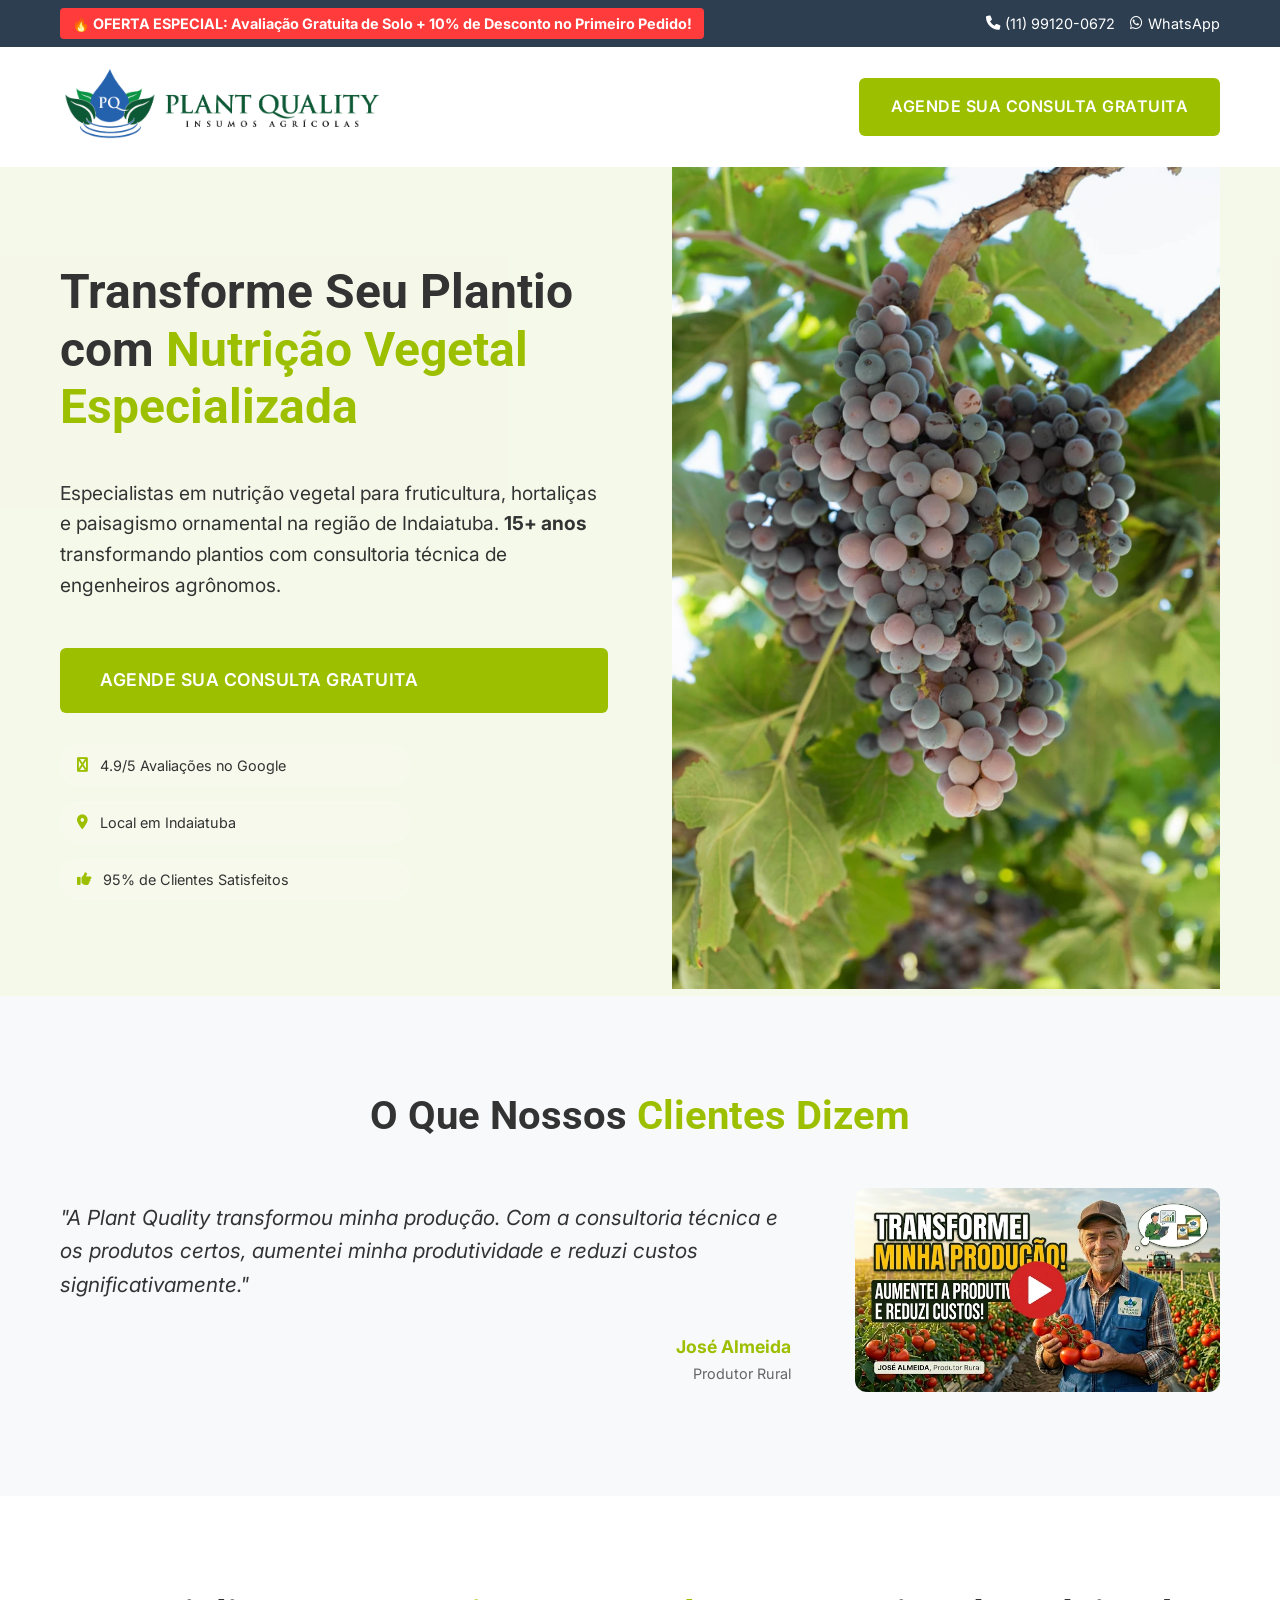
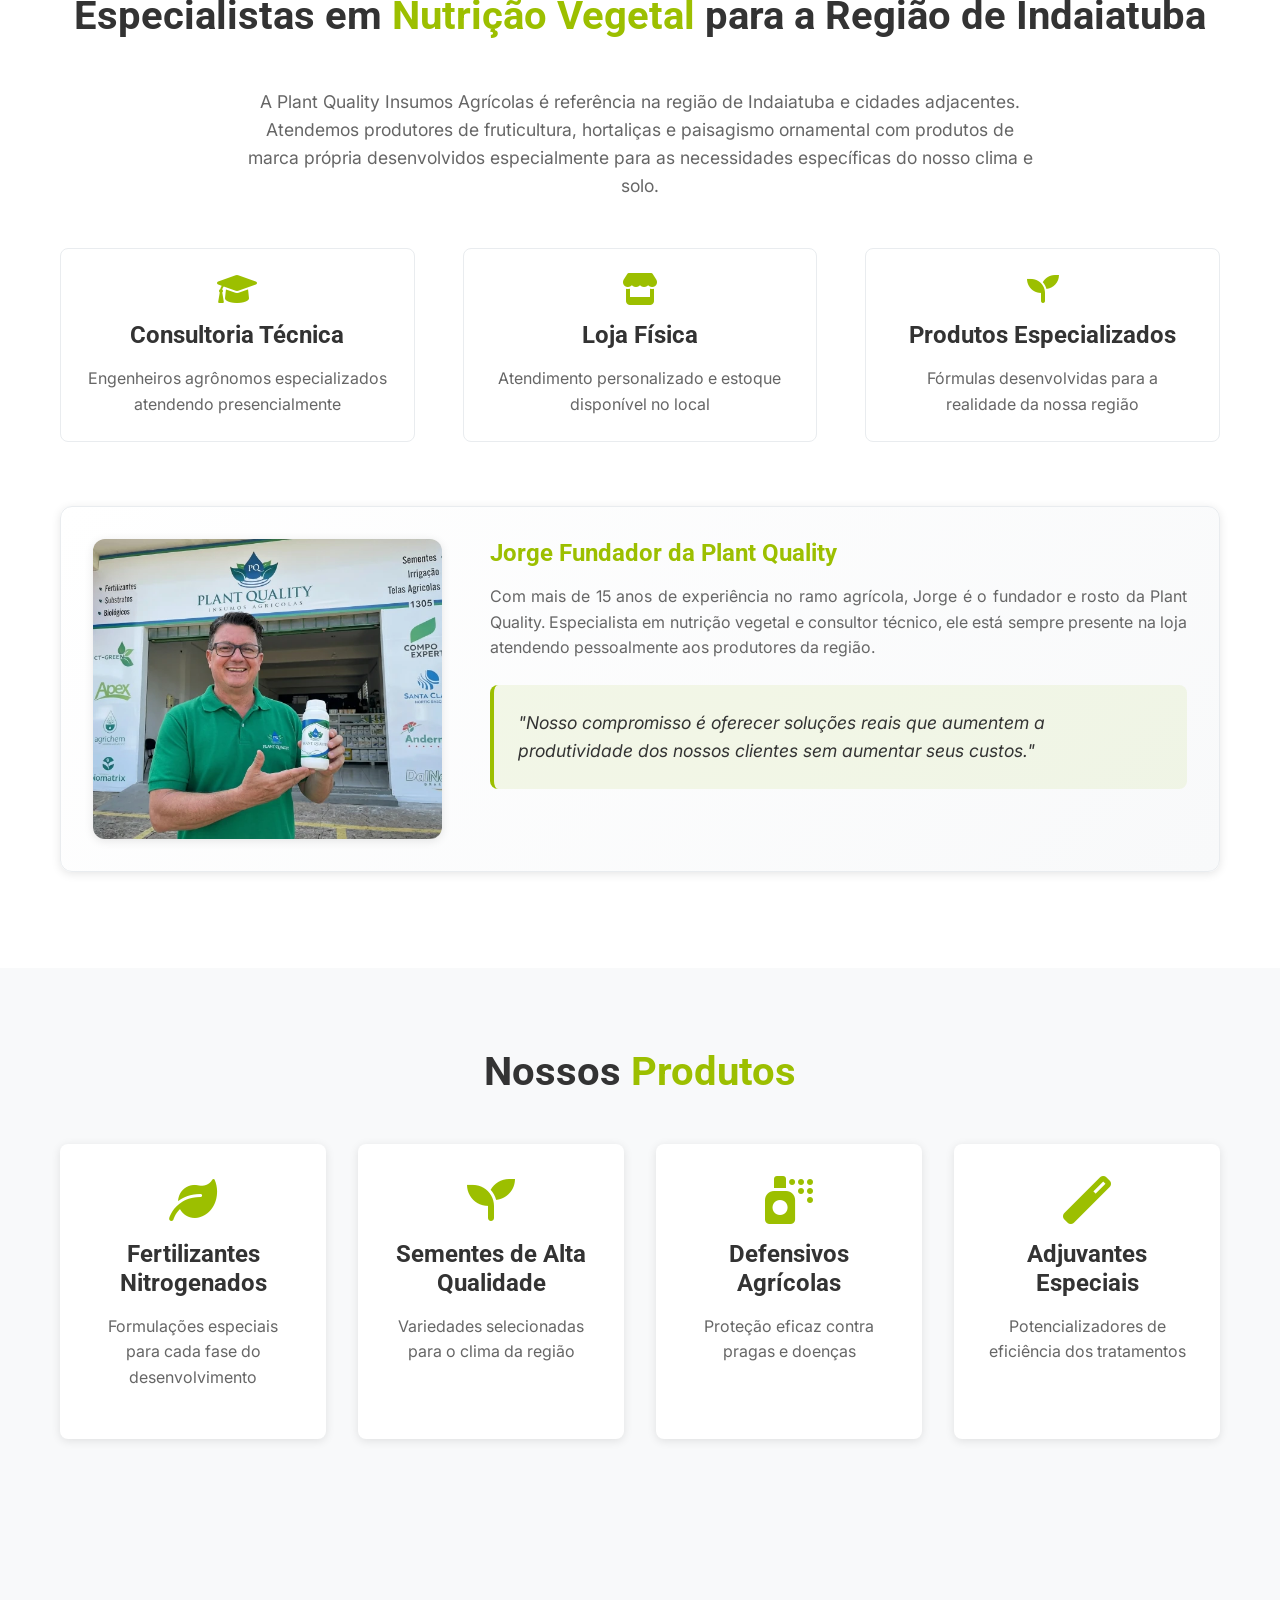
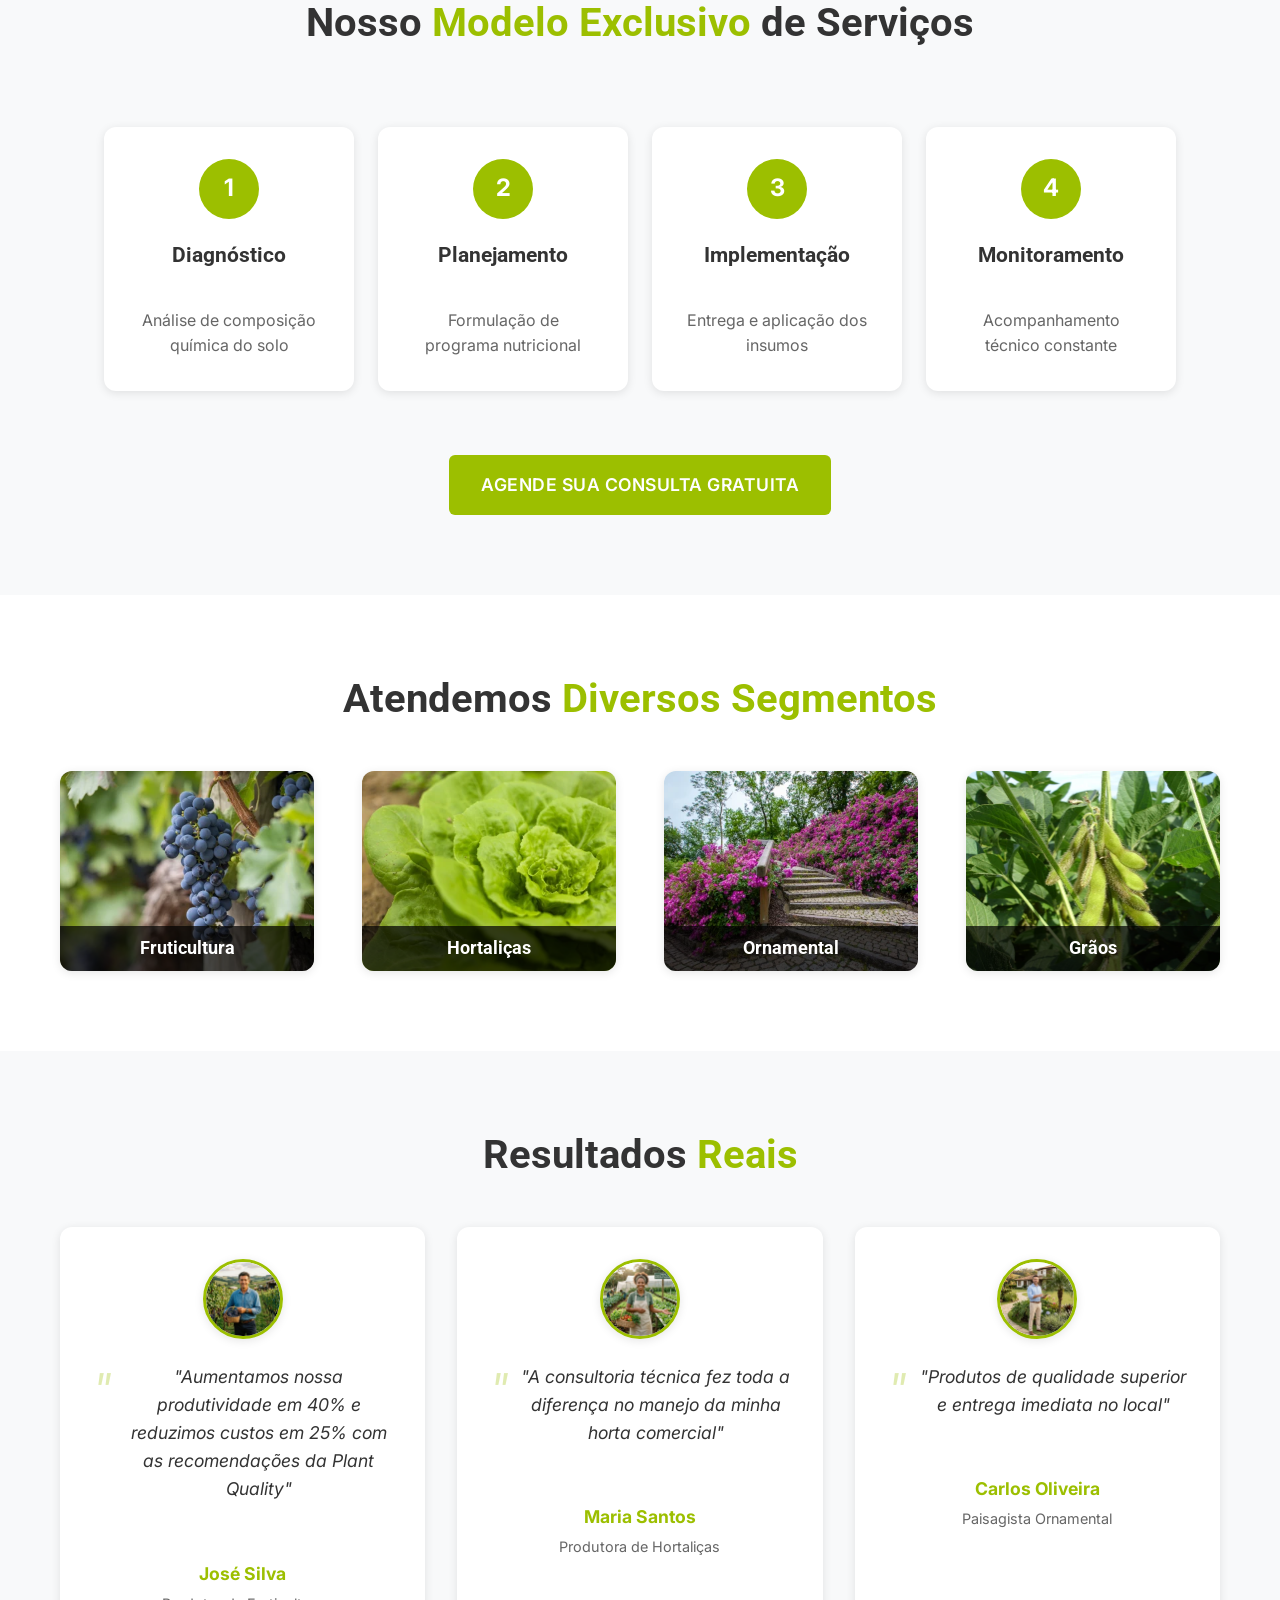
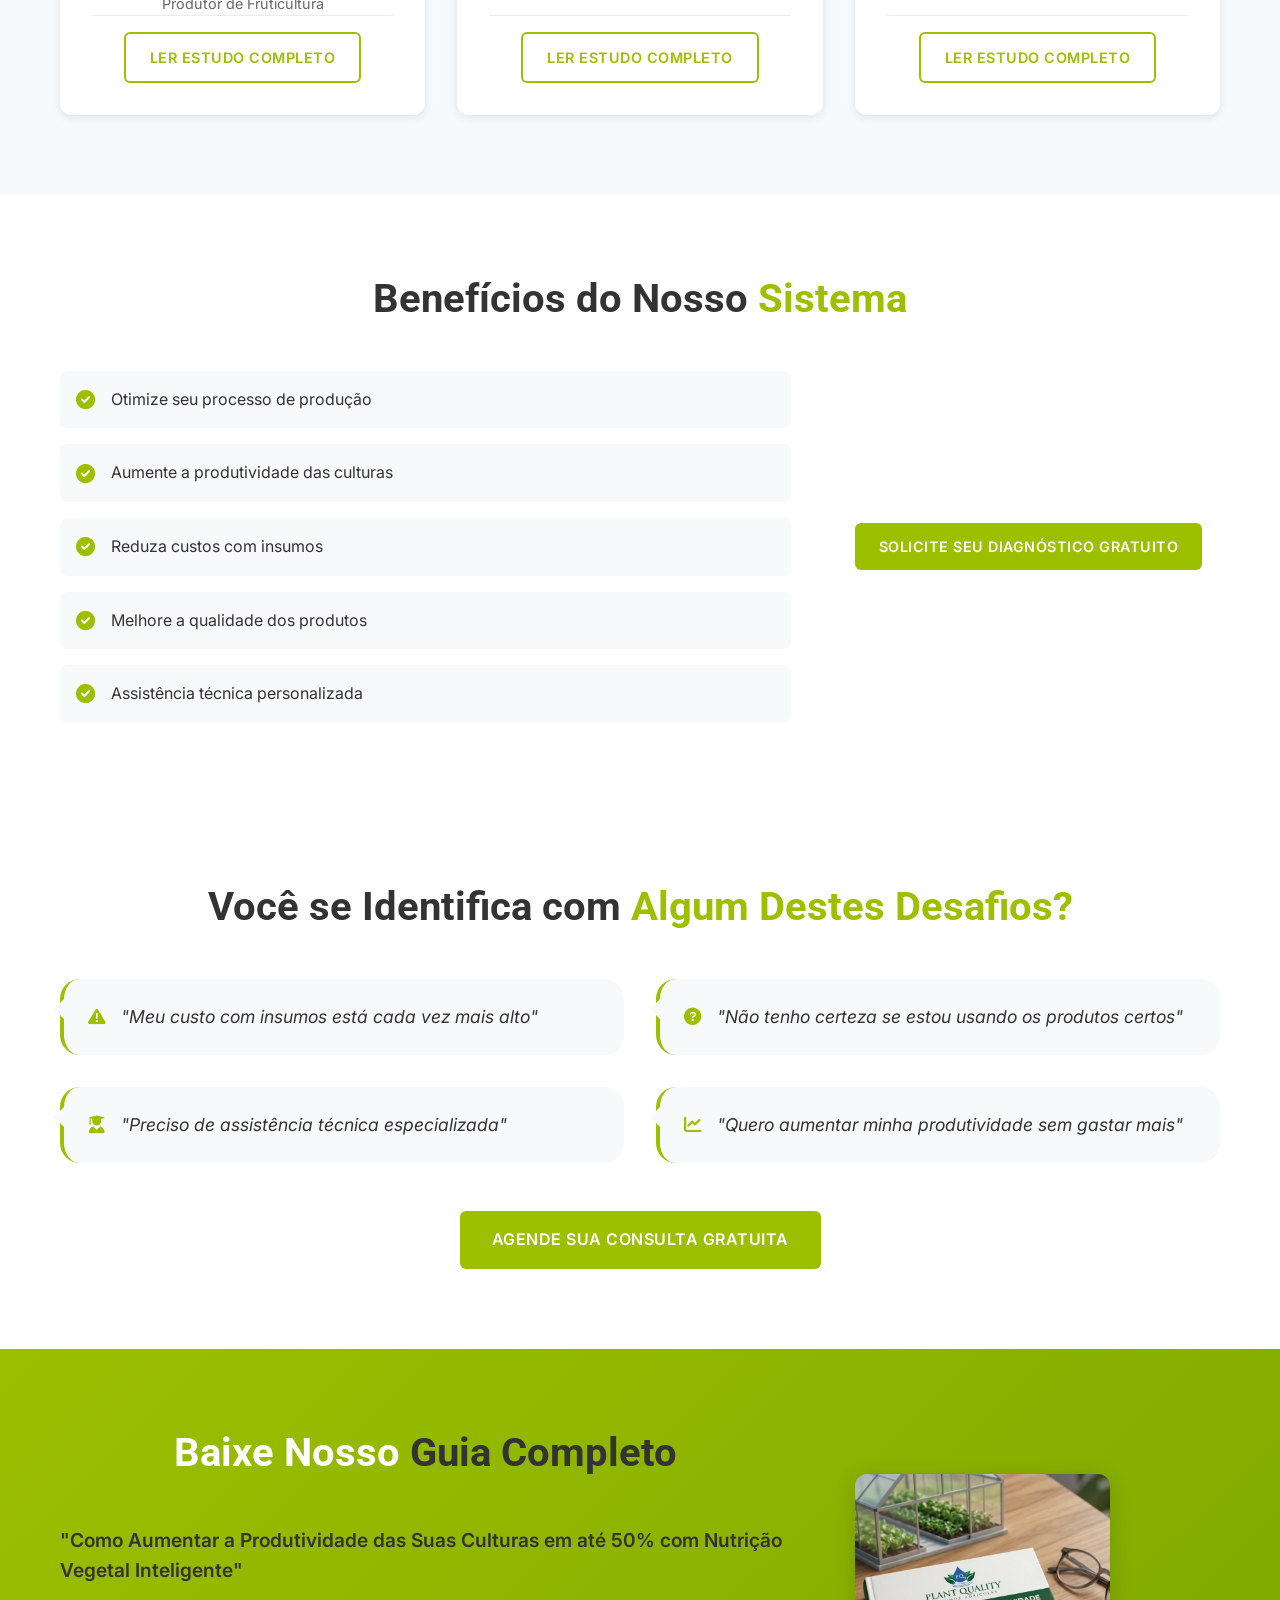
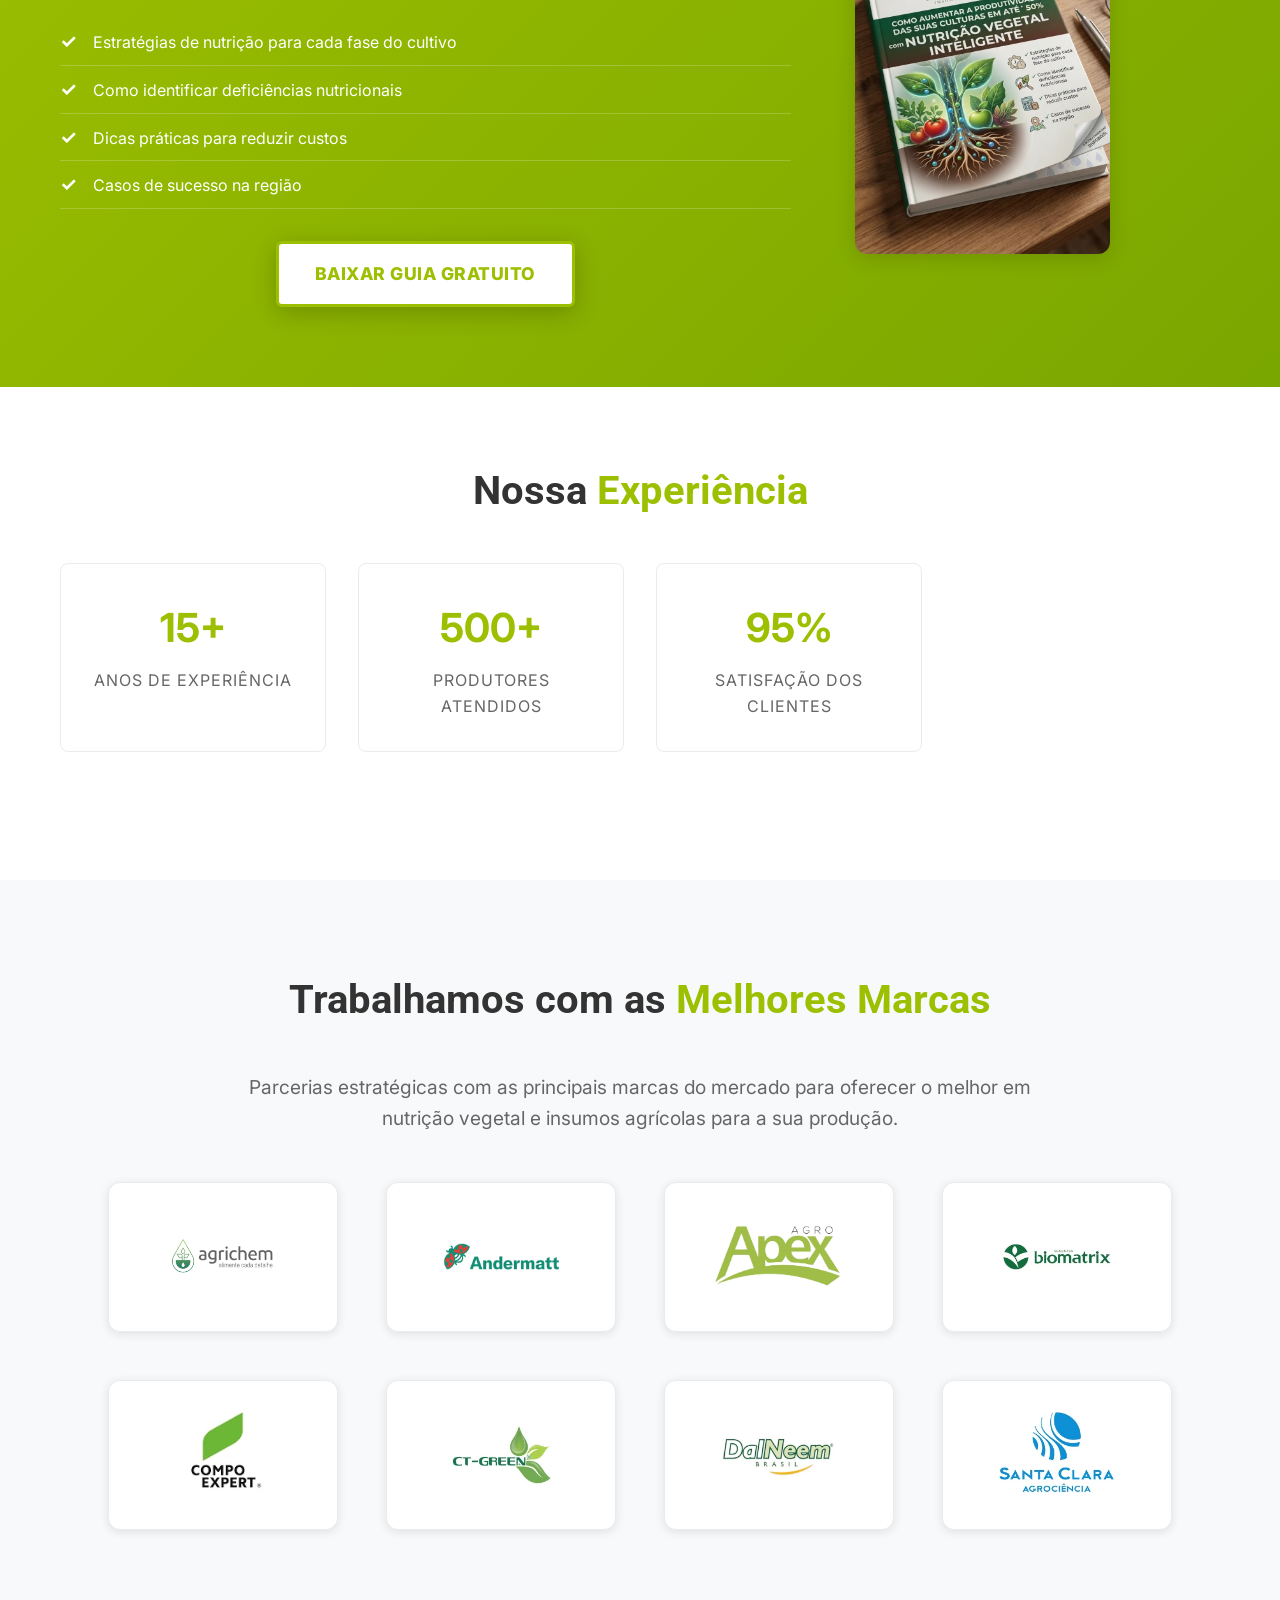
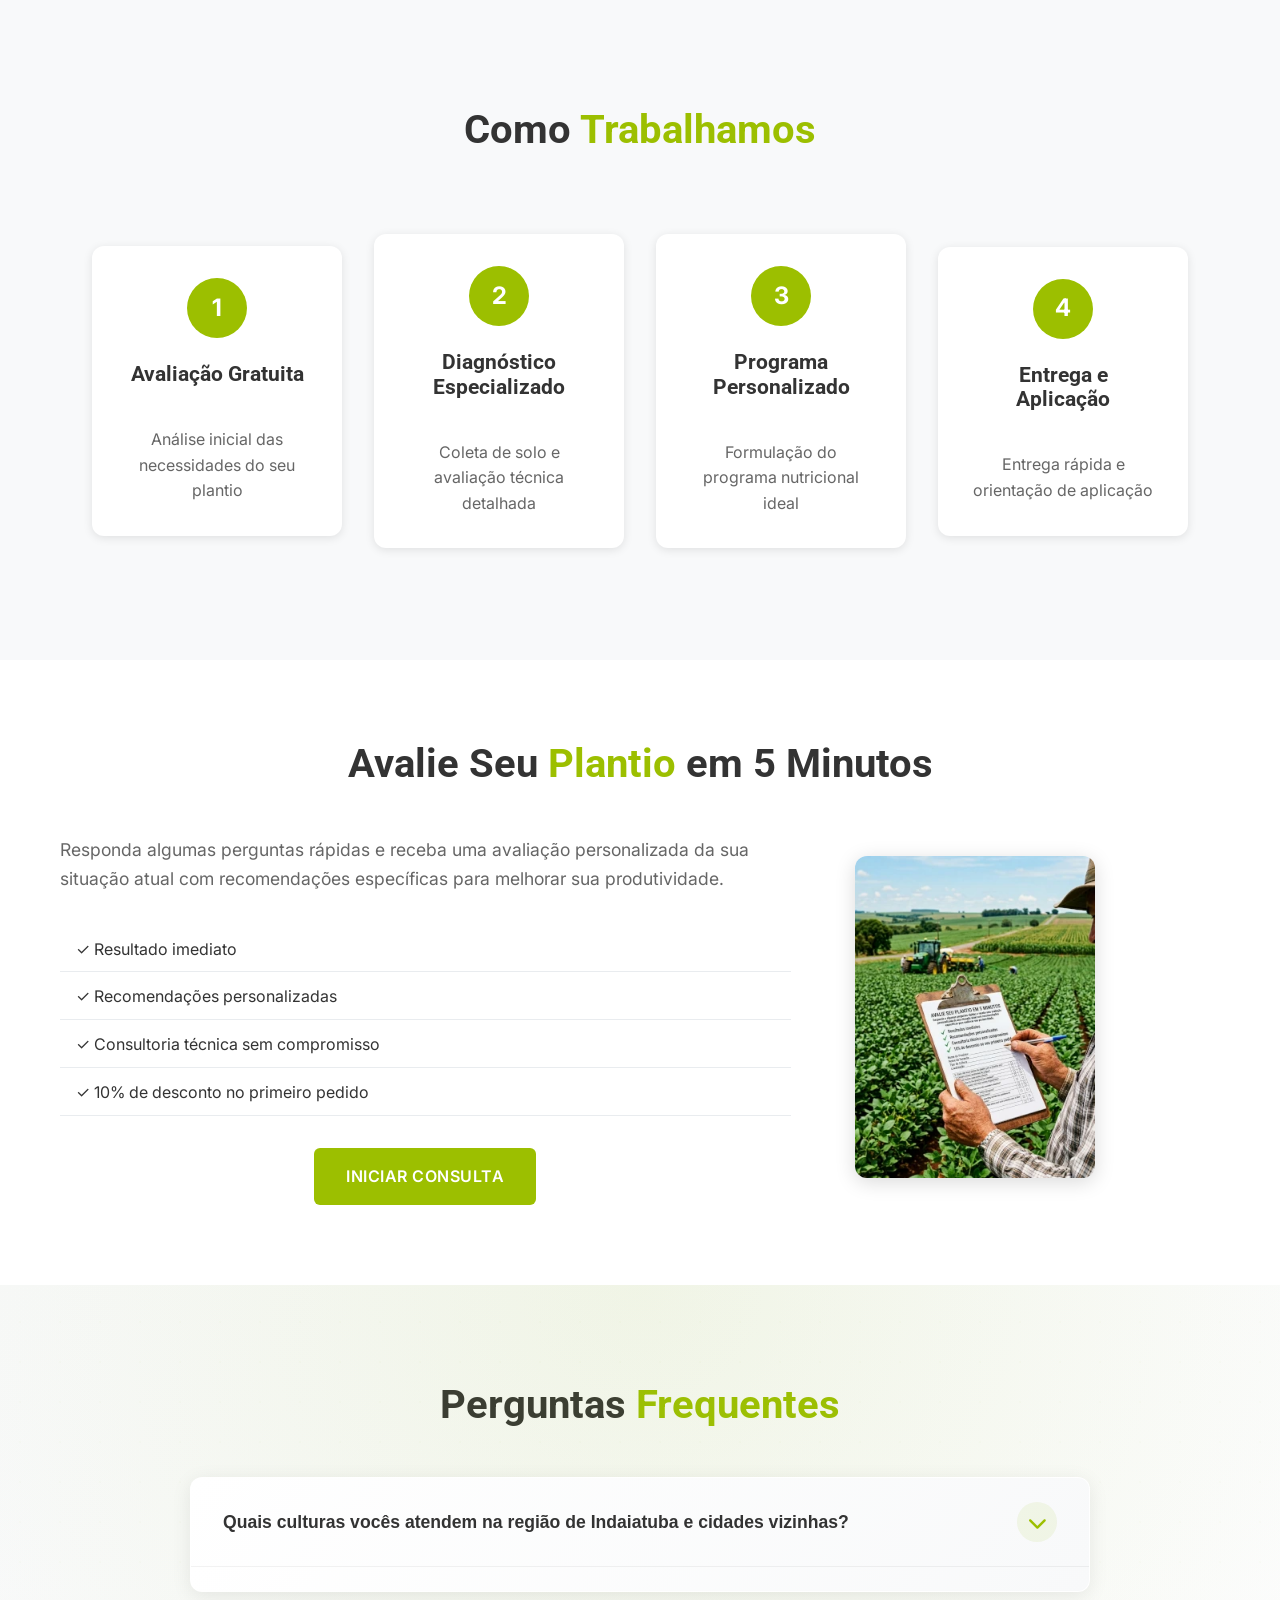
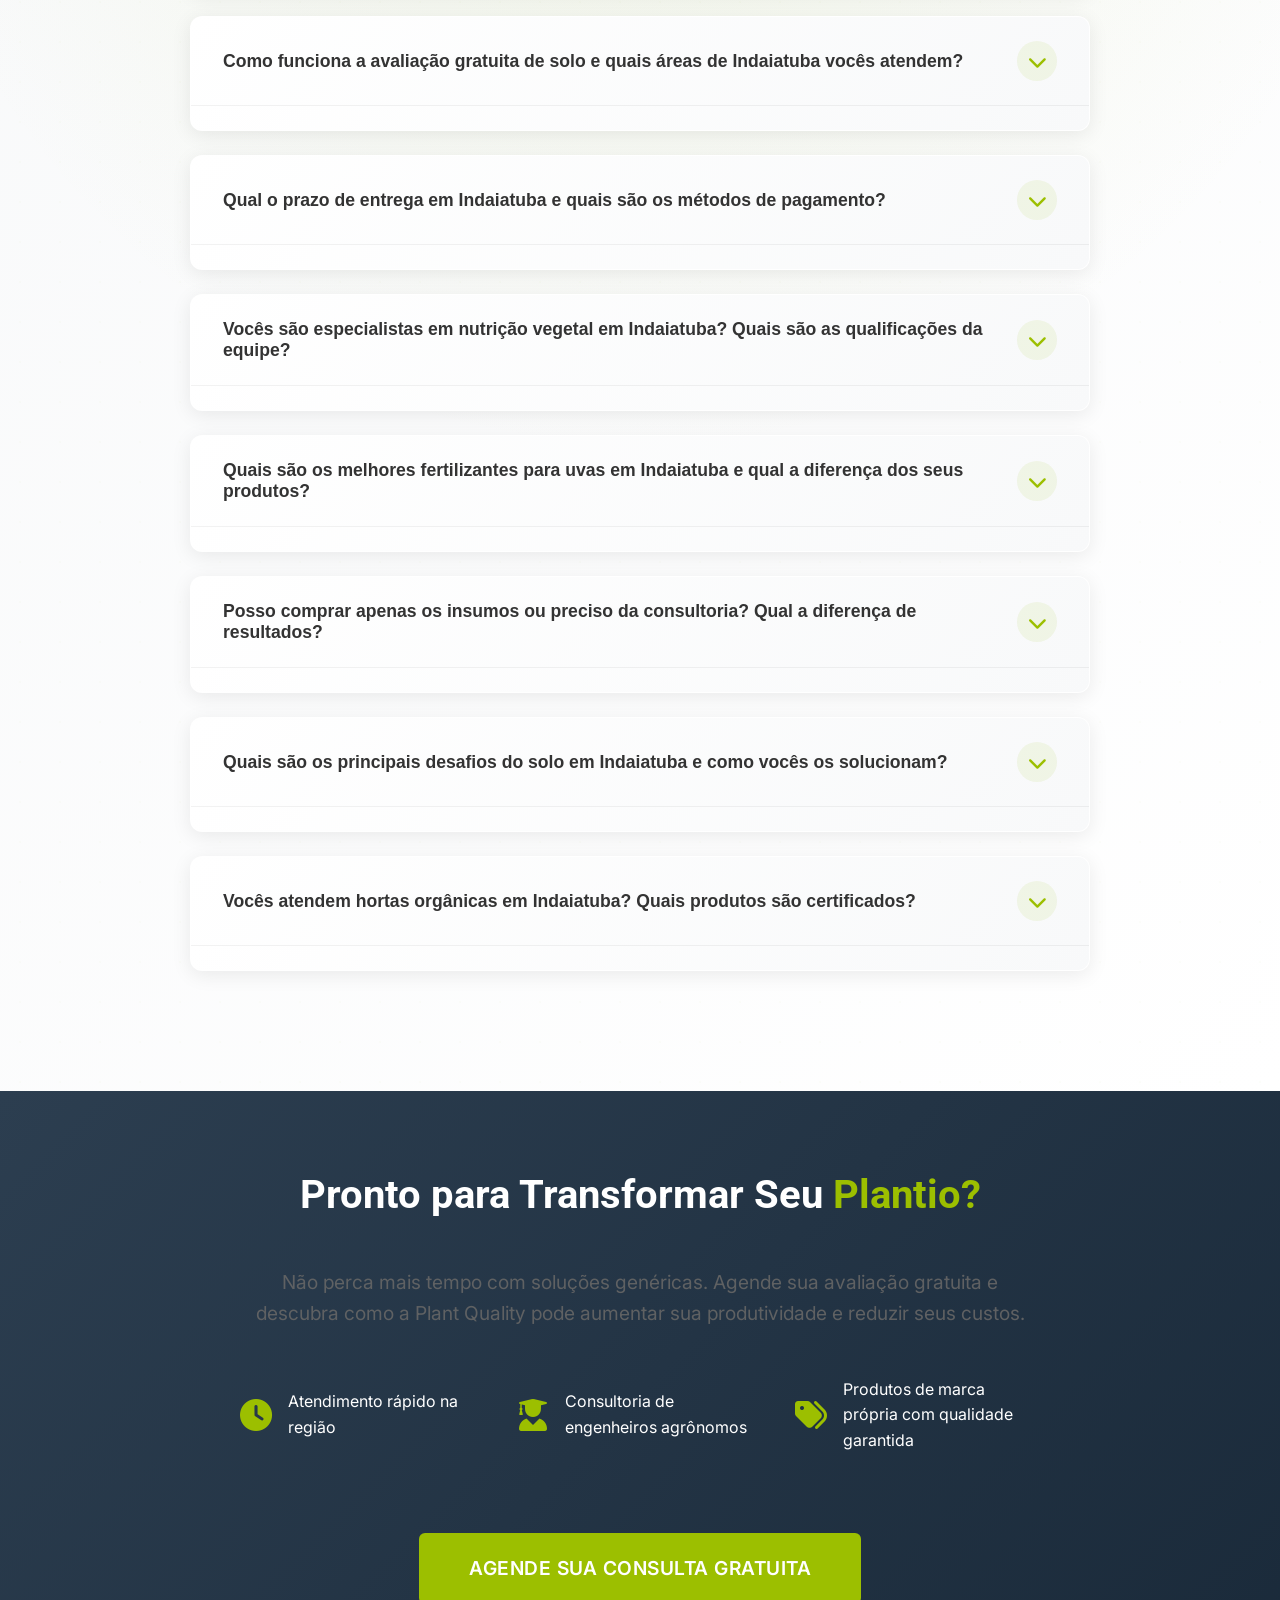
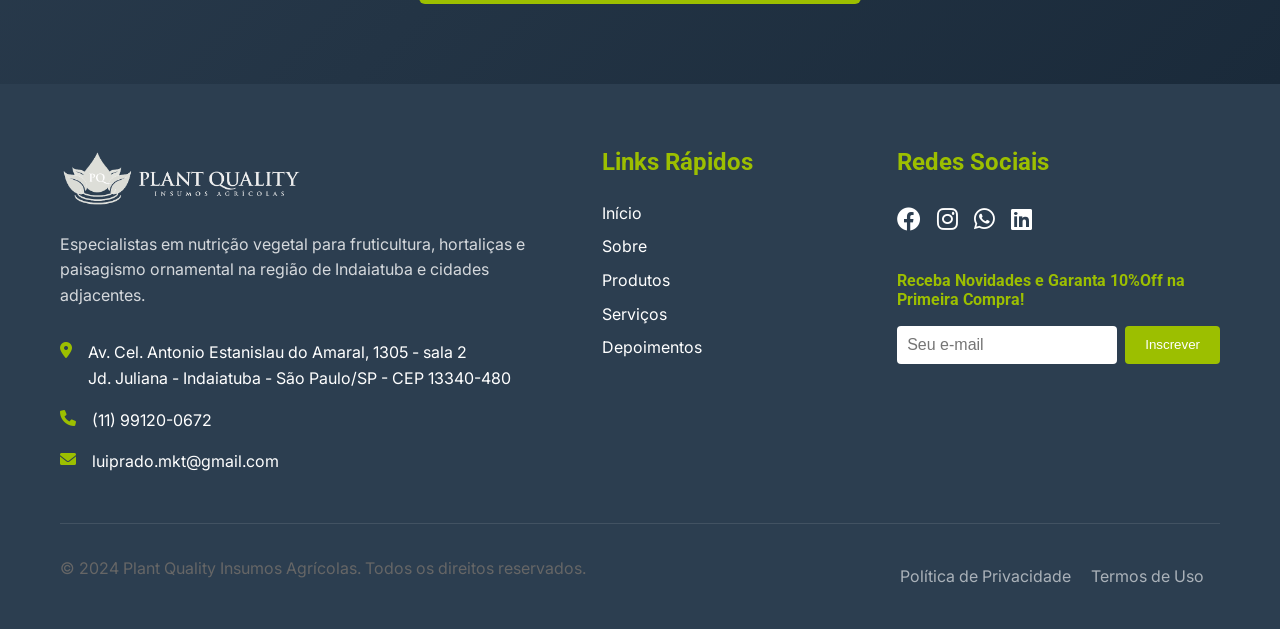
<file: index.html>
<!DOCTYPE html>
<html lang="pt-BR">

<head>
  <!-- Google tag (gtag.js) -->
  <script async src="https://www.googletagmanager.com/gtag/js?id=G-V8BTG64JEH"></script>
  <script>
    window.dataLayer = window.dataLayer || [];
    function gtag() { dataLayer.push(arguments); }
    gtag('js', new Date());

    gtag('config', 'G-V8BTG64JEH');
  </script>

  <!-- Custom Event Tracking Script -->
  <script>
    // Função para rastrear cliques em links do WhatsApp
    function trackWhatsAppClick() {
      gtag('event', 'botao_whatsapp', {
        'event_category': 'engagement',
        'event_label': 'whatsapp_link_click',
        'value': 1
      });
    }

    // Adiciona o evento de clique a todos os links que contém o número 5519996183972
    document.addEventListener('DOMContentLoaded', function () {
      // Seleciona todos os links que contém o número do WhatsApp
      const whatsappLinks = document.querySelectorAll('a[href*="5519996183972"]');

      whatsappLinks.forEach(function (link) {
        link.addEventListener('click', function (e) {
          // Rastreia o evento antes de seguir o link
          trackWhatsAppClick();

          // Pequeno delay para garantir que o evento seja enviado
          setTimeout(function () {
            window.open(link.href, link.target || '_blank');
          }, 100);

          // Impede o comportamento padrão para controlar o redirecionamento
          e.preventDefault();
        });
      });
    });
  </script>

  <meta charset="UTF-8">
  <meta name="viewport" content="width=device-width, initial-scale=1.0">
  <meta name="description"
    content="Plant Quality Insumos Agrícolas - Especialistas em nutrição vegetal para fruticultura, hortaliças e paisagismo ornamental na região de Indaiatuba">
  <meta name="keywords"
    content="insumos agrícolas, fertilizantes, nutrição vegetal, fruticultura, hortaliças, paisagismo, Plant Quality">
  <meta name="author" content="Plant Quality Insumos Agrícolas">

  <!-- Open Graph / Facebook -->
  <meta property="og:type" content="website">
  <meta property="og:url" content="https://plantquality.com.br/">
  <meta property="og:title" content="Plant Quality Insumos Agrícolas - Nutrição Vegetal Especializada">
  <meta property="og:description"
    content="Produtos de marca própria desenvolvidos especialmente para a demanda da região de Indaiatuba. Consultoria técnica especializada por engenheiros agrônomos.">
  <meta property="og:image" content="https://plantquality.com.br/images/logo.png">

  <!-- Twitter -->
  <meta property="twitter:card" content="summary_large_image">
  <meta property="twitter:url" content="https://plantquality.com.br/">
  <meta property="twitter:title" content="Plant Quality Insumos Agrícolas - Nutrição Vegetal Especializada">
  <meta property="twitter:description"
    content="Produtos de marca própria desenvolvidos especialmente para a demanda da região de Indaiatuba. Consultoria técnica especializada por engenheiros agrônomos.">
  <meta property="twitter:image" content="https://plantquality.com.br/images/logo.png">

  <title>Plant Quality Insumos Agrícolas - Nutrição Vegetal Especializada</title>

  <!-- CSS -->
  <link rel="stylesheet" href="css/styles.css">

  <!-- Google Fonts -->
  <link
    href="https://fonts.googleapis.com/css2?family=Inter:wght@300;400;500;600;700&family=Roboto:wght@300;400;500;700&display=swap"
    rel="stylesheet">

  <!-- Font Awesome -->
  <link rel="stylesheet" href="https://cdnjs.cloudflare.com/ajax/libs/font-awesome/6.0.0/css/all.min.css">

  <!-- Favicon -->
  <link rel="icon" href="images/favicon.ico">
</head>

<body>
  <!-- Top Bar -->
  <div class="top-bar">
    <div class="container">
      <div class="top-bar-content">
        <span class="urgent-offer">🔥 OFERTA ESPECIAL: Avaliação Gratuita de Solo + 10% de Desconto no Primeiro
          Pedido!</span>
        <div class="top-bar-actions">
          <a href="tel:+551933291995" class="phone-link">
            <i class="fas fa-phone"></i> (11) 99120-0672
          </a>
          <a href="https://wa.me/5511001200672" class="whatsapp-link" target="_blank">
            <i class="fab fa-whatsapp"></i> WhatsApp
          </a>
        </div>
      </div>
    </div>
  </div>

  <!-- Header -->
  <header class="header">
    <div class="container">
      <div class="header-content">
        <div class="logo">
          <img src="images/logo-plant-quality-horizontal-optimized.png" alt="Plant Quality Insumos Agrícolas"
            class="logo-img" style="height: 80px;">
        </div>

        <div class="header-cta">
          <a href="#assessment" class="btn btn-primary btn-large">AGENDE SUA CONSULTA GRATUITA</a>
        </div>
      </div>
    </div>
  </header>

  <!-- Hero Section -->
  <section id="home" class="hero-section">
    <div class="container">
      <div class="hero-content">
        <div class="hero-text">
          <h1 class="hero-title">
            Transforme Seu Plantio com <span class="highlight">Nutrição Vegetal Especializada</span>
          </h1>
          <br>
          <p class="hero-subtitle">
            Especialistas em nutrição vegetal para fruticultura, hortaliças e paisagismo ornamental na região de
            Indaiatuba.
            <strong>15+ anos</strong> transformando plantios com consultoria técnica de engenheiros agrônomos.
          </p>
          <div class="hero-cta">
            <a href="#assessment" class="btn btn-primary btn-hero">AGENDE SUA CONSULTA GRATUITA</a>
            <div class="trust-badges">
              <span class="badge"><i class="fas fa-google" style="color: #9cbf00;"></i> 4.9/5 Avaliações no
                Google</span>
              <span class="badge"><i class="fas fa-map-marker-alt" style="color: #9cbf00;"></i> Local em
                Indaiatuba</span>
              <span class="badge"><i class="fas fa-thumbs-up" style="color: #9cbf00;"></i> 95% de Clientes
                Satisfeitos</span>
            </div>
          </div>
        </div>
        <div class="hero-media">
          <img src="images/bunch-red-grapes-green-branch.webp" alt="Plant Quality - Nutrição Vegetal" class="hero-img">
        </div>
      </div>
    </div>
  </section>

  <!-- VSL Testimonial -->
  <section class="vsl-section">
    <div class="container">
      <h2 class="section-title center">O Que Nossos <span class="highlight">Clientes Dizem</span></h2>
      <div class="vsl-content">
        <div class="vsl-text">
          <p class="vsl-quote">
            "A Plant Quality transformou minha produção. Com a consultoria técnica e os produtos certos,
            aumentei minha produtividade e reduzi custos significativamente."
          </p>
          <div class="vsl-author">
            <strong>José Almeida</strong>
            <span>Produtor Rural</span>
          </div>
        </div>
        <div class="vsl-player">
          <img src="images/testimonial-video-thumbnail.webp" alt="Depoimento de Cliente"
            style="width: 100%; height: 100%; object-fit: cover; border-radius: 12px;">
          <div class="play-overlay">
            <div class="play-button">
              <i class="fas fa-play"></i>
            </div>
          </div>
        </div>
      </div>
  </section>

  <!-- About Section -->
  <section id="about" class="about-section">
    <div class="container">
      <h2 class="section-title center">Especialistas em <span class="highlight">Nutrição Vegetal</span> para a Região de
        Indaiatuba</h2>
      <p class="about-description center" style="max-width: 800px; margin: 0 auto 3rem;">
        A Plant Quality Insumos Agrícolas é referência na região de Indaiatuba e cidades adjacentes.
        Atendemos produtores de fruticultura, hortaliças e paisagismo ornamental com produtos de marca própria
        desenvolvidos especialmente para as necessidades específicas do nosso clima e solo.
      </p>
      <div class="about-features" style="justify-content: center; align-items: center;">
        <div class="feature">
          <i class="fas fa-graduation-cap"></i>
          <h3>Consultoria Técnica</h3>
          <p>Engenheiros agrônomos especializados atendendo presencialmente</p>
        </div>
        <div class="feature">
          <i class="fas fa-store"></i>
          <h3>Loja Física</h3>
          <p>Atendimento personalizado e estoque disponível no local</p>
        </div>
        <div class="feature">
          <i class="fas fa-seedling"></i>
          <h3>Produtos Especializados</h3>
          <p>Fórmulas desenvolvidas para a realidade da nossa região</p>
        </div>
      </div>
      <div class="jorge-card">
        <div class="jorge-content">
          <div class="jorge-image">
            <img src="images/jorge-store.webp" alt="Jorge Dono da Plant Quality">
          </div>
          <div class="jorge-info">
            <h3>Jorge Fundador da Plant Quality</h3>
            <p>Com mais de 15 anos de experiência no ramo agrícola, Jorge é o fundador e rosto da Plant Quality.
              Especialista em nutrição vegetal e consultor técnico, ele está sempre presente na loja atendendo
              pessoalmente aos produtores da região.</p>
            <div class="jorge-quote">
              <blockquote>"Nosso compromisso é oferecer soluções reais que aumentem a produtividade
                dos nossos clientes sem aumentar seus custos."</blockquote>
            </div>
          </div>
        </div>
      </div>
    </div>
  </section>

  <!-- Products Grid -->
  <section id="products" class="products-section">
    <div class="container">
      <h2 class="section-title center">Nossos <span class="highlight">Produtos</span></h2>
      <div class="products-grid">
        <div class="product-card">
          <i class="fas fa-leaf"></i>
          <h3>Fertilizantes Nitrogenados</h3>
          <p>Formulações especiais para cada fase do desenvolvimento</p>
        </div>
        <div class="product-card">
          <i class="fas fa-seedling"></i>
          <h3>Sementes de Alta Qualidade</h3>
          <p>Variedades selecionadas para o clima da região</p>
        </div>
        <div class="product-card">
          <i class="fas fa-spray-can"></i>
          <h3>Defensivos Agrícolas</h3>
          <p>Proteção eficaz contra pragas e doenças</p>
        </div>
        <div class="product-card">
          <i class="fas fa-magic"></i>
          <h3>Adjuvantes Especiais</h3>
          <p>Potencializadores de eficiência dos tratamentos</p>
        </div>
      </div>
    </div>
  </section>

  <!-- Our Model -->
  <section id="services" class="model-section">
    <div class="container">
      <h2 class="section-title center">Nosso <span class="highlight">Modelo Exclusivo</span> de Serviços</h2>
      <div class="model-steps">
        <div class="model-step">
          <div class="step-icon">1</div>
          <h3>Diagnóstico</h3>
          <p>Análise de composição química do solo</p>
        </div>
        <div class="model-step">
          <div class="step-icon">2</div>
          <h3>Planejamento</h3>
          <p>Formulação de programa nutricional</p>
        </div>
        <div class="model-step">
          <div class="step-icon">3</div>
          <h3>Implementação</h3>
          <p>Entrega e aplicação dos insumos</p>
        </div>
        <div class="model-step">
          <div class="step-icon">4</div>
          <h3>Monitoramento</h3>
          <p>Acompanhamento técnico constante</p>
        </div>
      </div>
      <div class="model-cta">
        <a href="#assessment" class="btn btn-primary btn-large">AGENDE SUA CONSULTA GRATUITA</a>
      </div>
    </div>
  </section>

  <!-- Industries -->
  <section class="industries-section">
    <div class="container">
      <h2 class="section-title center">Atendemos <span class="highlight">Diversos Segmentos</span></h2>
      <div class="industries-grid">
        <div class="industry-card">
          <img src="images/closeup-grapes.webp" alt="Fruticultura">
          <h3>Fruticultura</h3>
        </div>
        <div class="industry-card">
          <img src="images/closeup-lettuce.webp" alt="Hortaliças">
          <h3>Hortaliças</h3>
        </div>
        <div class="industry-card">
          <img src="images/stairs-beautiful-park.webp" alt="Paisagismo">
          <h3>Ornamental</h3>
        </div>
        <div class="industry-card">
          <img src="images/closeup-beans.webp" alt="Grãos">
          <h3>Grãos</h3>
        </div>
      </div>
    </div>
  </section>

  <!-- Case Studies -->
  <section id="testimonials" class="case-studies-section">
    <div class="container">
      <h2 class="section-title center">Resultados <span class="highlight">Reais</span></h2>
      <div class="case-studies-grid">
        <div class="case-card">
          <div class="case-content">
            <div class="case-avatar">
              <img src="images/social-proof-grape-farmer.webp" alt="José Silva - Produtor de Fruticultura"
                class="avatar-img">
            </div>
            <blockquote>
              "Aumentamos nossa produtividade em 40% e reduzimos custos em 25% com as recomendações da Plant Quality"
            </blockquote>
            <div class="case-author">
              <strong>José Silva</strong>
              <span>Produtor de Fruticultura</span>
            </div>
          </div>
          <div class="case-cta">
            <a href="#" class="btn btn-secondary">LER ESTUDO COMPLETO</a>
          </div>
        </div>
        <div class="case-card">
          <div class="case-content">
            <div class="case-avatar">
              <img src="images/social-proof-horticulture-farmer.webp" alt="Maria Santos - Produtora de Hortaliças"
                class="avatar-img">
            </div>
            <blockquote>
              "A consultoria técnica fez toda a diferença no manejo da minha horta comercial"
            </blockquote>
            <div class="case-author">
              <strong>Maria Santos</strong>
              <span>Produtora de Hortaliças</span>
            </div>
          </div>
          <div class="case-cta">
            <a href="#" class="btn btn-secondary">LER ESTUDO COMPLETO</a>
          </div>
        </div>
        <div class="case-card">
          <div class="case-content">
            <div class="case-avatar">
              <img src="images/social-proof-landscape-architect.webp" alt="Carlos Oliveira - Paisagista Ornamental"
                class="avatar-img">
            </div>
            <blockquote>
              "Produtos de qualidade superior e entrega imediata no local"
            </blockquote>
            <div class="case-author">
              <strong>Carlos Oliveira</strong>
              <span>Paisagista Ornamental</span>
            </div>
          </div>
          <div class="case-cta">
            <a href="#" class="btn btn-secondary">LER ESTUDO COMPLETO</a>
          </div>
        </div>
      </div>
    </div>
  </section>

  <!-- Technology & Benefits -->
  <section class="benefits-section">
    <div class="container">
      <h2 class="section-title center">Benefícios do Nosso <span class="highlight">Sistema</span></h2>
      <div class="benefits-content">
        <div class="benefits-list">
          <div class="benefit-item">
            <i class="fas fa-check-circle"></i>
            <span>Otimize seu processo de produção</span>
          </div>
          <div class="benefit-item">
            <i class="fas fa-check-circle"></i>
            <span>Aumente a produtividade das culturas</span>
          </div>
          <div class="benefit-item">
            <i class="fas fa-check-circle"></i>
            <span>Reduza custos com insumos</span>
          </div>
          <div class="benefit-item">
            <i class="fas fa-check-circle"></i>
            <span>Melhore a qualidade dos produtos</span>
          </div>
          <div class="benefit-item">
            <i class="fas fa-check-circle"></i>
            <span>Assistência técnica personalizada</span>
          </div>
        </div>
        <div class="benefits-cta">
          <a href="#assessment" class="btn btn-primary">SOLICITE SEU DIAGNÓSTICO GRATUITO</a>
        </div>
      </div>
    </div>
  </section>

  <!-- Pain Points -->
  <section class="pain-points-section">
    <div class="container">
      <h2 class="section-title center">Você se Identifica com <span class="highlight">Algum Destes Desafios?</span></h2>
      <div class="pain-points">
        <div class="pain-point">
          <div class="speech-bubble">
            <i class="fas fa-exclamation-triangle" style="color: #9cbf00; margin-right: 10px;"></i>
            "Meu custo com insumos está cada vez mais alto"
          </div>
        </div>
        <div class="pain-point">
          <div class="speech-bubble">
            <i class="fas fa-question-circle" style="color: #9cbf00; margin-right: 10px;"></i>
            "Não tenho certeza se estou usando os produtos certos"
          </div>
        </div>
        <div class="pain-point">
          <div class="speech-bubble">
            <i class="fas fa-user-graduate" style="color: #9cbf00; margin-right: 10px;"></i>
            "Preciso de assistência técnica especializada"
          </div>
        </div>
        <div class="pain-point">
          <div class="speech-bubble">
            <i class="fas fa-chart-line" style="color: #9cbf00; margin-right: 10px;"></i>
            "Quero aumentar minha produtividade sem gastar mais"
          </div>
        </div>
      </div>
      <div style="text-align: center; margin-top: 3rem;">
        <a href="#assessment" class="btn btn-primary btn-large">AGENDE SUA CONSULTA GRATUITA</a>
      </div>
    </div>
  </section>

  <!-- Lead Magnet -->
  <section class="lead-magnet-section">
    <div class="container">
      <div class="lead-magnet-content">
        <div class="lead-magnet-text">
          <h2 class="section-title">Baixe Nosso <span class="highlight highlight-dark">Guia Completo</span></h2>
          <p class="lead-magnet-description lead-magnet-description-dark">
            "Como Aumentar a Produtividade das Suas Culturas em até 50% com Nutrição Vegetal Inteligente"
          </p>
          <ul class="lead-magnet-benefits">
            <li>Estratégias de nutrição para cada fase do cultivo</li>
            <li>Como identificar deficiências nutricionais</li>
            <li>Dicas práticas para reduzir custos</li>
            <li>Casos de sucesso na região</li>
          </ul>
          <div style="text-align: center; margin-top: 1rem;">
            <a href="#contact" class="btn btn-primary">BAIXAR GUIA GRATUITO</a>
          </div>
        </div>
        <div class="lead-magnet-image">
          <img src="images/e-book-illustration.webp" alt="Guia de Nutrição Vegetal" class="guide-img"
            style="max-width: 255px; width: 100%; margin-left: auto;">
        </div>
      </div>
    </div>
  </section>

  <!-- Credibility Stats -->
  <section class="stats-section">
    <div class="container">
      <h2 class="section-title center">Nossa <span class="highlight">Experiência</span></h2>
      <div class="stats-grid">
        <div class="stat-item">
          <div class="stat-number">15+</div>
          <div class="stat-label">Anos de Experiência</div>
        </div>
        <div class="stat-item">
          <div class="stat-number">500+</div>
          <div class="stat-label">Produtores Atendidos</div>
        </div>
        <div class="stat-item">
          <div class="stat-number">95%</div>
          <div class="stat-label">Satisfação dos Clientes</div>
        </div>
      </div>
  </section>

  <!-- Brands Section -->
  <section class="brands-section">
    <div class="container">
      <h2 class="section-title center">Trabalhamos com as <span class="highlight">Melhores Marcas</span></h2>
      <div class="brands-content">
        <div class="brands-description">
          <p class="brands-text">
            Parcerias estratégicas com as principais marcas do mercado para oferecer o melhor em nutrição vegetal
            e insumos agrícolas para a sua produção.
          </p>
        </div>
        <div class="brands-logos">
          <div class="brand-logo">
            <img src="images/brand-agrichem.webp" alt="AgriChem" loading="lazy">
          </div>
          <div class="brand-logo">
            <img src="images/brand-andermatt.webp" alt="Andermatt" loading="lazy">
          </div>
          <div class="brand-logo">
            <img src="images/brand-apex.webp" alt="Apex" loading="lazy">
          </div>
          <div class="brand-logo">
            <img src="images/brand-biomatrix.webp" alt="Biomatrix" loading="lazy">
          </div>
          <div class="brand-logo">
            <img src="images/brand-compo-expert.webp" alt="Compo Expert" loading="lazy">
          </div>
          <div class="brand-logo">
            <img src="images/brand-ct-green.webp" alt="CT Green" loading="lazy">
          </div>
          <div class="brand-logo">
            <img src="images/brand-dal-neem.webp" alt="Dal Neem" loading="lazy">
          </div>
          <div class="brand-logo">
            <img src="images/brand-santa-clara.webp" alt="Santa Clara" loading="lazy">
          </div>
        </div>
      </div>
    </div>
  </section>

  <!-- Process -->
  <section class="process-section">
    <div class="container">
      <h2 class="section-title center">Como <span class="highlight">Trabalhamos</span></h2>
      <div class="process-steps">
        <div class="process-step">
          <div class="step-icon">1</div>
          <h3>Avaliação Gratuita</h3>
          <p>Análise inicial das necessidades do seu plantio</p>
        </div>
        <div class="process-step">
          <div class="step-icon">2</div>
          <h3>Diagnóstico Especializado</h3>
          <p>Coleta de solo e avaliação técnica detalhada</p>
        </div>
        <div class="process-step">
          <div class="step-icon">3</div>
          <h3>Programa Personalizado</h3>
          <p>Formulação do programa nutricional ideal</p>
        </div>
        <div class="process-step">
          <div class="step-icon">4</div>
          <h3>Entrega e Aplicação</h3>
          <p>Entrega rápida e orientação de aplicação</p>
        </div>
      </div>
    </div>
  </section>

  <!-- Assessment -->
  <section id="assessment" class="assessment-section">
    <div class="container">
      <h2 class="section-title center">Avalie Seu <span class="highlight">Plantio</span> em 5 Minutos</h2>
      <div class="assessment-content">
        <div class="assessment-text">
          <p class="assessment-description">
            Responda algumas perguntas rápidas e receba uma avaliação personalizada
            da sua situação atual com recomendações específicas para melhorar sua produtividade.
          </p>
          <ul class="assessment-benefits">
            <li>✓ Resultado imediato</li>
            <li>✓ Recomendações personalizadas</li>
            <li>✓ Consultoria técnica sem compromisso</li>
            <li>✓ 10% de desconto no primeiro pedido</li>
          </ul>
          <div style="text-align: center; margin-top: 1rem;">
            <a href="#" class="btn btn-primary btn-large">INICIAR CONSULTA</a>
          </div>
        </div>
        <div class="assessment-image">
          <img src="images/avalie-sua-plantacao.webp" alt="Avaliação de Plantio" class="assessment-img"
            style="max-width: 240px; width: 100%; margin-left: auto;">
        </div>
      </div>
    </div>
  </section>

  <!-- FAQ Section -->
  <section class="faq-section">
    <div class="container">
      <h2 class="section-title center">Perguntas <span class="highlight">Frequentes</span></h2>
      <div class="faq-content">
        <div class="faq-item">
          <button class="faq-question">
            <span>Quais culturas vocês atendem na região de Indaiatuba e cidades vizinhas?</span>
            <i class="fas fa-chevron-down"></i>
          </button>
          <div class="faq-answer">
            <p>Atendemos produtores de toda a região de Indaiatuba, Salto, Itu, Monte Mor, Capivari e Sorocaba.
              Especializamo-nos em fruticultura (uvas, citros, maçãs, pêras), hortaliças (alface, tomate, pepino,
              feijão),
              paisagismo ornamental (gramados, jardins, árvores ornamentais) e grãos (milho, soja, trigo).
              Desenvolvemos fórmulas específicas para as condições climáticas e do solo da nossa região.</p>
          </div>
        </div>

        <div class="faq-item">
          <button class="faq-question">
            <span>Como funciona a avaliação gratuita de solo e quais áreas de Indaiatuba vocês atendem?</span>
            <i class="fas fa-chevron-down"></i>
          </button>
          <div class="faq-answer">
            <p>Nossa avaliação gratuita inclui coleta de amostras de solo, análise laboratorial e diagnóstico
              técnico completo. Atendemos toda a região de Indaiatuba, incluindo bairros como Jardim Juliana,
              Vila Sônia, Parque das Nações, Jardim Morada do Sol e áreas rurais. Um engenheiro agrônomo visita
              seu plantio, coleta as amostras e elabora um relatório com recomendações personalizadas de correção
              e adubação para suas culturas, considerando as características específicas do solo da nossa região.</p>
          </div>
        </div>

        <div class="faq-item">
          <button class="faq-question">
            <span>Qual o prazo de entrega em Indaiatuba e quais são os métodos de pagamento?</span>
            <i class="fas fa-chevron-down"></i>
          </button>
          <div class="faq-answer">
            <p>Para a região de Indaiatuba e cidades adjacentes (Salto, Itu, Monte Mor), garantimos entrega em até
              24 horas após a confirmação do pedido. Aceitamos pagamento via PIX, cartão de crédito, boleto bancário
              e dinheiro. Para compras acima de R$ 500,00 na região de Indaiatuba, oferecemos entrega gratuita.</p>
          </div>
        </div>

        <div class="faq-item">
          <button class="faq-question">
            <span>Vocês são especialistas em nutrição vegetal em Indaiatuba? Quais são as qualificações da
              equipe?</span>
            <i class="fas fa-chevron-down"></i>
          </button>
          <div class="faq-answer">
            <p>Sim, somos referência em nutrição vegetal na região de Indaiatuba há mais de 15 anos. Nossa equipe
              é composta por engenheiros agrônomos formados por universidades reconhecidas, com especializações em
              solos, nutrição de plantas e manejo integrado de pragas. Atendemos mais de 500 produtores na região,
              com taxa de satisfação de 95%. Trabalhamos em parceria com instituições de pesquisa como a UNESP
              Botucatu e o Instituto Agronômico de Campinas (IAC).</p>
          </div>
        </div>

        <div class="faq-item">
          <button class="faq-question">
            <span>Quais são os melhores fertilizantes para uvas em Indaiatuba e qual a diferença dos seus
              produtos?</span>
            <i class="fas fa-chevron-down"></i>
          </button>
          <div class="faq-answer">
            <p>Para uvas na região de Indaiatuba, desenvolvemos fórmulas específicas que consideram o clima subtropical
              e as características do solo local. Nossos fertilizantes de marca própria são produzidos com
              matérias-primas
              de alta pureza e tecnologia de liberação controlada, proporcionando melhor eficiência de nutrientes e
              redução de perdas. Diferenciamo-nos pela assistência técnica personalizada e pela formulação adaptada
              às necessidades específicas das culturas da nossa região.</p>
          </div>
        </div>

        <div class="faq-item">
          <button class="faq-question">
            <span>Posso comprar apenas os insumos ou preciso da consultoria? Qual a diferença de resultados?</span>
            <i class="fas fa-chevron-down"></i>
          </button>
          <div class="faq-answer">
            <p>Você pode comprar apenas os insumos, mas nossos estudos com produtores da região de Indaiatuba
              demonstram que quem utiliza a consultoria técnica obtém resultados 35% melhores em produtividade
              e redução de custos. A avaliação do solo e das necessidades específicas da sua cultura na nossa região
              garante que você utilize os produtos corretos na dose e no momento adequados, evitando desperdícios
              e maximizando a produtividade. Oferecemos pacotes de consultoria mensal para acompanhamento contínuo.</p>
          </div>
        </div>

        <div class="faq-item">
          <button class="faq-question">
            <span>Quais são os principais desafios do solo em Indaiatuba e como vocês os solucionam?</span>
            <i class="fas fa-chevron-down"></i>
          </button>
          <div class="faq-answer">
            <p>Na região de Indaiatuba, os principais desafios são a acidez do solo, deficiência de matéria orgânica
              e desequilíbrio de nutrientes. Desenvolvemos corretivos e adubos específicos para as condições do solo
              local, com base em mais de 10 anos de análise de amostras da região. Nossa abordagem integrada inclui
              correção do pH, reposição de matéria orgânica e balanceamento nutricional, resultando em solos mais
              produtivos e sustentáveis.</p>
          </div>
        </div>

        <div class="faq-item">
          <button class="faq-question">
            <span>Vocês atendem hortas orgânicas em Indaiatuba? Quais produtos são certificados?</span>
            <i class="fas fa-chevron-down"></i>
          </button>
          <div class="faq-answer">
            <p>Sim, atendemos hortas orgânicas em toda a região de Indaiatuba. Oferecemos linha completa de
              fertilizantes orgânicos certificados pelo Ministério da Agricultura, Pecuária e Abastecimento (MAPA).
              Trabalhamos com adubos verdes, composto orgânico, farinhas de ossos e outros insumos aprovados para
              agricultura orgânica. Nossa consultoria inclui manejo integrado de pragas e doenças sem o uso de
              produtos químicos sintéticos.</p>
          </div>
        </div>
      </div>
    </div>
  </section>

  <!-- Final CTA -->
  <section class="final-cta-section">
    <div class="container">
      <div class="final-cta-content">
        <h2 class="section-title">Pronto para Transformar Seu <span class="highlight">Plantio?</span></h2>
        <p class="final-cta-description">
          Não perca mais tempo com soluções genéricas. Agende sua avaliação gratuita
          e descubra como a Plant Quality pode aumentar sua produtividade e reduzir seus custos.
        </p>
        <div class="final-cta-reasons">
          <div class="reason">
            <i class="fas fa-clock"></i>
            <span>Atendimento rápido na região</span>
          </div>
          <div class="reason">
            <i class="fas fa-user-graduate"></i>
            <span>Consultoria de engenheiros agrônomos</span>
          </div>
          <div class="reason">
            <i class="fas fa-tags"></i>
            <span>Produtos de marca própria com qualidade garantida</span>
          </div>
        </div>
        <a href="#assessment" class="btn btn-primary btn-huge">AGENDE SUA CONSULTA GRATUITA</a>
      </div>
    </div>
  </section>

  <!-- Footer -->
  <footer id="contact" class="footer">
    <div class="container">
      <div class="footer-content">
        <div class="footer-info">
          <div class="footer-logo">
            <img src="images/logo-plant-quality-horizontal-white-optimized.png" alt="Plant Quality"
              class="footer-logo-img" style="height: 60px;">
          </div>
          <p class="footer-description" style="color: white;">
            Especialistas em nutrição vegetal para fruticultura, hortaliças e paisagismo ornamental
            na região de Indaiatuba e cidades adjacentes.
          </p>
          <div class="footer-contact">
            <div class="contact-item">
              <i class="fas fa-map-marker-alt"></i>
              <span>Av. Cel. Antonio Estanislau do Amaral, 1305 - sala 2<br>
                Jd. Juliana - Indaiatuba - São Paulo/SP - CEP 13340-480</span>
            </div>
            <div class="contact-item">
              <i class="fas fa-phone"></i>
              <a href="tel:+551933291995" class="footer-phone-link">
                <span>(11) 99120-0672</span>
              </a>
            </div>
            <div class="contact-item">
              <i class="fas fa-envelope"></i>
              <span>luiprado.mkt@gmail.com</span>
            </div>
          </div>
        </div>

        <div class="footer-links">
          <h3>Links Rápidos</h3>
          <ul>
            <li><a href="#home">Início</a></li>
            <li><a href="#about">Sobre</a></li>
            <li><a href="#products">Produtos</a></li>
            <li><a href="#services">Serviços</a></li>
            <li><a href="#testimonials" class="testimonials-link">Depoimentos</a></li>
          </ul>
        </div>

        <div class="footer-social">
          <h3>Redes Sociais</h3>
          <div class="social-icons">
            <a href="#" target="_blank"><i class="fab fa-facebook"></i></a>
            <a href="#" target="_blank"><i class="fab fa-instagram"></i></a>
            <a href="#" target="_blank"><i class="fab fa-whatsapp"></i></a>
            <a href="#" target="_blank"><i class="fab fa-linkedin"></i></a>
          </div>
          <div class="newsletter">
            <h4>Receba Novidades e Garanta 10%Off na Primeira Compra!</h4>
            <form class="newsletter-form">
              <input type="email" placeholder="Seu e-mail" required>
              <button type="submit">Inscrever</button>
            </form>
          </div>
        </div>
      </div>

      <div class="footer-bottom">
        <p>&copy; 2024 Plant Quality Insumos Agrícolas. Todos os direitos reservados.</p>
        <div class="footer-legal">
          <a href="#">Política de Privacidade</a>
          <a href="#">Termos de Uso</a>
        </div>
      </div>
    </div>
  </footer>

  <!-- WhatsApp Floating Button (Mobile Only) -->
  <a href="https://wa.me/5511991200672" class="whatsapp-float" target="_blank">
    <i class="fab fa-whatsapp"></i>
  </a>

  <!-- JavaScript -->
  <script src="js/main.js"></script>
</body>

</html>
</file>
<file: css/styles.css>
/* CSS Reset */
* {
    margin: 0;
    padding: 0;
    box-sizing: border-box;
}

/* Root Variables */
:root {
    --primary-color: #9cbf00;
    --primary-dark: #7aa600;
    --secondary-color: #0d6324;
    --text-color: #333;
    --text-light: #666;
    --text-white: #ffffff;
    --bg-light: #f8f9fa;
    --bg-dark: #2c3e50;
    --border-color: #e9ecef;
    --shadow: 0 2px 10px rgba(0, 0, 0, 0.1);
    --shadow-hover: 0 4px 20px rgba(0, 0, 0, 0.15);
    --transition: all 0.3s ease;
}

/* Base Styles */
body {
    font-family: 'Inter', -apple-system, BlinkMacSystemFont, 'Segoe UI', Roboto, sans-serif;
    color: var(--text-color);
    line-height: 1.6;
    background-color: #ffffff;
}

.container {
    max-width: 1200px;
    margin: 0 auto;
    padding: 0 20px;
}

/* Typography */
h1,
h2,
h3,
h4,
h5,
h6 {
    font-family: 'Roboto', sans-serif;
    font-weight: 700;
    line-height: 1.2;
    margin-bottom: 1rem;
}

h1 {
    font-size: 2.5rem;
}

h2 {
    font-size: 2rem;
}

h3 {
    font-size: 1.5rem;
}

p {
    margin-bottom: 1rem;
    color: var(--text-light);
}

.center {
    text-align: center;
}

.highlight {
    color: var(--primary-color);
    font-weight: 700;
}

.highlight-dark {
    color: var(--text-color);
    font-weight: 700;
}

/* Buttons */
.btn {
    display: inline-block;
    padding: 12px 24px;
    border-radius: 6px;
    text-decoration: none;
    font-weight: 600;
    text-transform: uppercase;
    font-size: 0.9rem;
    letter-spacing: 0.5px;
    transition: var(--transition);
    border: none;
    cursor: pointer;
}

.btn-primary {
    background-color: var(--primary-color);
    color: white;
}

.btn-primary:hover {
    background-color: var(--primary-dark);
    transform: translateY(-2px);
    box-shadow: var(--shadow-hover);
}

.btn-secondary {
    background-color: transparent;
    color: var(--primary-color);
    border: 2px solid var(--primary-color);
}

.btn-secondary:hover {
    background-color: var(--primary-color);
    color: white;
}

.btn-large {
    padding: 16px 32px;
    font-size: 1rem;
}

.btn-hero {
    padding: 18px 40px;
    font-size: 1.1rem;
    margin-bottom: 1rem;
}

.btn-huge {
    padding: 20px 50px;
    font-size: 1.2rem;
    margin-top: 2rem;
}

/* Top Bar */
.top-bar {
    background-color: var(--bg-dark);
    color: white;
    padding: 8px 0;
    font-size: 0.9rem;
}

.top-bar-content {
    display: flex;
    justify-content: space-between;
    align-items: center;
    flex-wrap: wrap;
}

.urgent-offer {
    background-color: #ff3b3b;
    padding: 4px 12px;
    border-radius: 4px;
    font-weight: 700;
    animation: pulse 2s infinite;
}

.top-bar-actions {
    display: flex;
    gap: 15px;
}

.phone-link,
.whatsapp-link {
    color: white;
    text-decoration: none;
    display: flex;
    align-items: center;
    gap: 5px;
    transition: var(--transition);
}

.phone-link:hover,
.whatsapp-link:hover {
    color: var(--primary-color);
}

/* Mobile-specific top bar adjustments */
@media (max-width: 768px) {
    .top-bar {
        padding: 12px 0 8px 0;
    }

    .top-bar-content {
        flex-direction: column;
        align-items: flex-start;
        gap: 8px;
    }

    .urgent-offer {
        align-self: flex-start;
        margin-bottom: 4px;
    }

    .top-bar-actions {
        align-self: flex-end;
        margin-top: 4px;
    }
}

/* Header */
.header {
    background-color: white;
    position: sticky;
    top: 0;
    z-index: 1000;
    box-shadow: var(--shadow);
    padding: 1rem 0;
    background-clip: padding-box;
    backdrop-filter: saturate(180%) blur(20px);
}

.header-content {
    display: flex;
    justify-content: space-between;
    align-items: center;
    flex-wrap: wrap;
}

.logo-img {
    height: 100px;
}

.nav-menu {
    display: flex;
    gap: 2rem;
    list-style: none;
}

.nav-link {
    text-decoration: none;
    color: var(--text-color);
    font-weight: 500;
    transition: var(--transition);
    position: relative;
}

.nav-link:hover {
    color: var(--primary-color);
}

.nav-link.active::after {
    content: '';
    position: absolute;
    bottom: -5px;
    left: 0;
    width: 100%;
    height: 2px;
    background-color: var(--primary-color);
}

.mobile-menu-toggle {
    display: none;
    cursor: pointer;
    font-size: 1.5rem;
}

.header-cta {
    display: flex;
    gap: 1rem;
}

/* Hide CTA on mobile */
@media (max-width: 768px) {
    .header-cta {
        display: none;
    }
}

/* Hero Section */
.hero-section {
    background-color: rgba(156, 191, 40, 0.1);
    color: var(--text-color);
    padding: 0;
    position: relative;
    overflow: hidden;
    min-height: 85vh;
}

.hero-content {
    display: grid;
    grid-template-columns: 1fr 1fr;
    gap: 4rem;
    align-items: center;
    max-width: 1200px;
    margin: 0 auto;
}

.hero-title {
    font-size: 3rem;
    margin-bottom: 1rem;
    line-height: 1.2;
}

.hero-subtitle {
    font-size: 1.2rem;
    margin-bottom: 3rem;
    opacity: 1;
    color: var(--text-color);
}

.hero-cta {
    display: flex;
    flex-direction: column;
    gap: 1rem;
}

.trust-badges {
    display: flex;
    gap: 1rem;
    flex-wrap: wrap;
    align-items: center;
    justify-content: flex-start;
}

.badge {
    background-color: rgba(255, 255, 255, 0.1);
    padding: 8px 16px;
    border-radius: 20px;
    font-size: 0.9rem;
    border: 1px solid rgba(255, 255, 255, 0.2);
    display: flex;
    align-items: center;
    justify-content: flex-start;
    width: 100%;
    max-width: 350px;
}

.badge i {
    margin-right: 12px;
}

.hero-img {
    width: 100%;
    height: 100%;
    border-radius: 0;
    box-shadow: none;
    margin-left: auto;
    object-fit: cover;
}

/* Mobile hero section adjustments */
@media (max-width: 768px) {
    .hero-section {
        min-height: auto;
        padding: 0;
        margin: 0;
    }

    .hero-content {
        grid-template-columns: 1fr;
        gap: 2rem;
        text-align: center;
        padding: 0;
        margin: 0;
    }

    .hero-media {
        order: -1;
        width: 100%;
        height: 250px;
        margin: 0;
        padding: 0;
    }

    .hero-img {
        width: 100%;
        height: 100%;
        object-fit: cover;
        border-radius: 0;
        margin: 0;
        padding: 0;
    }

    .hero-title {
        font-size: 2rem;
        margin-top: 0;
    }

    .hero-subtitle {
        font-size: 1rem;
        margin-top: 0;
    }
}

/* Social Proof Bar */
.social-proof-bar {
    background-color: var(--bg-light);
    padding: 1rem 0;
    border-top: 1px solid var(--border-color);
    border-bottom: 1px solid var(--border-color);
}

.proof-items {
    display: flex;
    justify-content: space-around;
    align-items: center;
    flex-wrap: wrap;
    gap: 1rem;
}

.proof-item {
    display: flex;
    align-items: center;
    gap: 8px;
    font-size: 0.9rem;
    color: var(--text-color);
}

.proof-item i {
    color: var(--primary-color);
}

/* Sections */
section {
    padding: 5rem 0;
}

.section-title {
    text-align: center;
    margin-bottom: 3rem;
    font-size: 2.5rem;
}

/* About Section */
.about-section {
    background-color: white;
    padding: 6rem 0;
}

.about-content {
    display: grid;
    grid-template-columns: 2fr 1fr;
    gap: 6rem;
    align-items: center;
}

.about-description {
    font-size: 1.1rem;
    margin-bottom: 3rem;
}

.about-features {
    display: grid;
    grid-template-columns: repeat(3, 1fr);
    gap: 3rem;
    margin-bottom: 3rem;
    justify-content: center;
    align-items: center;
}

.feature {
    text-align: center;
    padding: 1.5rem 1.5rem 0.5rem 1.5rem;
    border: 1px solid var(--border-color);
    border-radius: 8px;
    transition: var(--transition);
    height: 100%;
    display: flex;
    flex-direction: column;
}

.feature:hover {
    transform: translateY(-5px);
    box-shadow: var(--shadow);
}

.feature i {
    font-size: 2rem;
    color: var(--primary-color);
    margin-bottom: 1rem;
}

.feature h3 {
    margin-bottom: 1rem;
}

.feature-img {
    width: 100%;
    height: 150px;
    object-fit: cover;
    border-radius: 8px;
    margin-bottom: 1rem;
    box-shadow: var(--shadow);
}

.crew-feature {
    padding: 0;
    border: 1px solid var(--border-color);
    border-radius: 8px;
    background: transparent;
    box-shadow: none;
    transition: var(--transition);
}

.crew-feature:hover {
    transform: translateY(-5px);
    box-shadow: var(--shadow);
}

.crew-feature .feature-img {
    height: 100%;
    border-radius: 8px;
    box-shadow: none;
    margin-bottom: 0;
}

.about-img {
    width: 100%;
    height: 200px;
    object-fit: cover;
    border-radius: 12px;
    box-shadow: var(--shadow);
}

/* Products Section */
.products-section {
    background-color: var(--bg-light);
}

.products-grid {
    display: grid;
    grid-template-columns: repeat(4, 1fr);
    gap: 2rem;
}

.product-card {
    background: white;
    padding: 2rem;
    border-radius: 8px;
    text-align: center;
    box-shadow: var(--shadow);
    transition: var(--transition);
}

.product-card:hover {
    transform: translateY(-5px);
    box-shadow: var(--shadow-hover);
}

.product-card i {
    font-size: 3rem;
    color: var(--primary-color);
    margin-bottom: 1rem;
}

.product-card h3 {
    margin-bottom: 1rem;
}

/* Benefits Section */
.benefits-section {
    background-color: white;
}

.benefits-content {
    display: grid;
    grid-template-columns: 2fr 1fr;
    gap: 4rem;
    align-items: center;
}

.benefits-list {
    display: grid;
    grid-template-columns: 1fr;
    gap: 1rem;
}

.benefit-item {
    display: flex;
    align-items: center;
    gap: 1rem;
    padding: 1rem;
    background-color: var(--bg-light);
    border-radius: 8px;
}

.benefit-item i {
    color: var(--primary-color);
    font-size: 1.2rem;
}

/* Case Studies */
.case-studies-section {
    background-color: var(--bg-light);
}

.case-studies-grid {
    display: grid;
    grid-template-columns: repeat(3, 1fr);
    gap: 2rem;
}

.case-card {
    background: white;
    padding: 2rem;
    border-radius: 12px;
    box-shadow: var(--shadow);
    transition: var(--transition);
    display: flex;
    flex-direction: column;
    height: 100%;
}

.case-card:hover {
    transform: translateY(-5px);
    box-shadow: var(--shadow-hover);
}

.case-content {
    flex: 1;
    display: flex;
    flex-direction: column;
    gap: 1.5rem;
}

.case-avatar {
    display: flex;
    justify-content: center;
    align-items: center;
}

.avatar-img {
    width: 80px;
    height: 80px;
    border-radius: 50%;
    object-fit: cover;
    border: 3px solid var(--primary-color);
    box-shadow: var(--shadow);
}

.case-content blockquote {
    font-style: italic;
    font-size: 1.1rem;
    color: var(--text-color);
    margin-bottom: 1rem;
    position: relative;
    padding-left: 2rem;
    text-align: center;
}

.case-content blockquote::before {
    content: '"';
    position: absolute;
    left: 0;
    top: -10px;
    font-size: 3rem;
    color: var(--primary-color);
    opacity: 0.3;
}

.case-author {
    text-align: center;
    margin-top: 1rem;
}

.case-author strong {
    display: block;
    color: var(--primary-color);
    font-size: 1.1rem;
}

.case-author span {
    font-size: 0.9rem;
    color: var(--text-light);
    display: block;
    margin-top: 0.25rem;
}

.case-cta {
    margin-top: auto;
    text-align: center;
    padding-top: 1rem;
    border-top: 1px solid var(--border-color);
}

/* Pain Points */
.pain-points-section {
    background-color: white;
    position: relative;
}

.pain-points {
    display: grid;
    grid-template-columns: repeat(2, 1fr);
    gap: 2rem;
    position: relative;
}

.pain-point {
    position: relative;
}

.speech-bubble {
    background: var(--bg-light);
    padding: 1.5rem;
    border-radius: 20px;
    border-left: 4px solid var(--primary-color);
    position: relative;
    font-style: italic;
    font-size: 1.1rem;
    color: var(--text-color);
}

.speech-bubble::after {
    content: '';
    position: absolute;
    top: 20px;
    left: -10px;
    width: 0;
    height: 0;
    border-top: 10px solid transparent;
    border-bottom: 10px solid transparent;
    border-right: 10px solid var(--bg-light);
}

/* Model Section */
.model-section {
    background-color: var(--bg-light);
    text-align: center;
}

.model-steps {
    display: flex;
    flex-direction: column;
    gap: 2rem;
    padding: 2rem 0;
    align-items: center;
}

.model-step {
    width: 100%;
    max-width: 600px;
    text-align: center;
    padding: 2rem;
    background: white;
    border-radius: 12px;
    box-shadow: var(--shadow);
    transition: var(--transition);
    position: relative;
    display: flex;
    flex-direction: column;
    align-items: center;
    gap: 1.5rem;
}

.model-step:hover {
    transform: translateY(-5px);
    box-shadow: var(--shadow-hover);
}

.step-icon {
    width: 60px;
    height: 60px;
    background-color: var(--primary-color);
    color: white;
    border-radius: 50%;
    display: flex;
    align-items: center;
    justify-content: center;
    font-size: 1.5rem;
    font-weight: 700;
    position: relative;
    z-index: 2;
}

.model-step h3 {
    margin-bottom: 1rem;
    font-size: 1.3rem;
}

.model-step p {
    color: var(--text-light);
    margin-bottom: 0;
    text-align: center;
}

.model-cta {
    text-align: center;
    margin-top: 2rem;
}

.model-cta .btn {
    font-size: 1.1rem;
    padding: 1rem 2rem;
}

/* Desktop horizontal layout */
@media (min-width: 992px) {
    .model-steps {
        flex-direction: row;
        justify-content: center;
        gap: 1.5rem;
    }

    .model-step {
        flex: 1;
        max-width: 250px;
        min-width: 200px;
    }
}

/* Mobile Styles */
@media (max-width: 768px) {
    .model-steps {
        grid-template-columns: 1fr;
        gap: 1.5rem;
    }

    .model-step {
        padding: 1.5rem;
    }

    .model-step .step-icon {
        width: 50px;
        height: 50px;
        font-size: 1.25rem;
        margin-bottom: 1rem;
    }

    .model-step h3 {
        font-size: 1.1rem;
    }

    .model-cta {
        margin-top: 1.5rem;
    }

    .model-cta .btn {
        font-size: 1rem;
        padding: 0.75rem 1.5rem;
    }
}

/* Lead Magnet */
.lead-magnet-section {
    background: linear-gradient(135deg, var(--primary-color) 0%, var(--primary-dark) 100%);
    color: white;
}

.lead-magnet-content {
    display: grid;
    grid-template-columns: 2fr 1fr;
    gap: 4rem;
    align-items: center;
}

.lead-magnet-description {
    font-size: 1.2rem;
    margin-bottom: 2rem;
}

.lead-magnet-description-dark {
    color: var(--text-color);
    font-weight: 600;
}

.lead-magnet-benefits {
    list-style: none;
    margin-bottom: 2rem;
    text-align: left;
}

.lead-magnet-benefits li {
    padding: 0.5rem 0;
    border-bottom: 1px solid rgba(255, 255, 255, 0.2);
    text-align: left;
}

.lead-magnet-benefits li::before {
    content: '✓';
    margin-right: 1rem;
    color: white;
    font-weight: 700;
    font-size: 1.2rem;
}

.guide-img {
    width: 100%;
    max-width: 300px;
    border-radius: 12px;
    box-shadow: var(--shadow-hover);
    margin-left: auto;
}

/* Enhanced CTA Button for Lead Magnet */
.lead-magnet-text .btn-primary {
    background-color: #ffffff;
    color: var(--primary-color);
    border: 3px solid var(--primary-color);
    font-weight: 800;
    font-size: 1.1rem;
    padding: 16px 36px;
    box-shadow: 0 6px 25px rgba(0, 0, 0, 0.2);
    transform: translateY(0);
    transition: all 0.3s cubic-bezier(0.4, 0, 0.2, 1);
}

.lead-magnet-text .btn-primary:hover {
    background-color: var(--primary-color);
    color: white;
    transform: translateY(-3px);
    box-shadow: 0 8px 30px rgba(0, 0, 0, 0.3);
    border-color: var(--primary-dark);
}

.lead-magnet-text .btn-primary:active {
    transform: translateY(-1px);
    box-shadow: 0 4px 15px rgba(0, 0, 0, 0.25);
}

/* Stats Section */
.stats-section {
    background-color: white;
    text-align: center;
}

.stats-grid {
    display: grid;
    grid-template-columns: repeat(4, 1fr);
    gap: 2rem;
    margin-bottom: 3rem;
}

.stat-item {
    padding: 2rem;
    border: 1px solid var(--border-color);
    border-radius: 8px;
    transition: var(--transition);
}

.stat-item:hover {
    transform: translateY(-5px);
    box-shadow: var(--shadow-hover);
}

.stat-number {
    font-size: 2.5rem;
    font-weight: 700;
    color: var(--primary-color);
    display: block;
    margin-bottom: 0.5rem;
}

.stat-label {
    font-size: 1rem;
    color: var(--text-light);
    text-transform: uppercase;
    letter-spacing: 1px;
}

.partners h3 {
    margin-bottom: 2rem;
}

/* Jorge Card */
.jorge-card {
    grid-column: span 4;
    background: linear-gradient(135deg, #ffffff 0%, #f8f9fa 100%);
    border: 1px solid var(--border-color);
    border-radius: 12px;
    padding: 1.5rem;
    box-shadow: var(--shadow);
    transition: var(--transition);
    margin-top: 4rem;
}

.jorge-card:hover {
    transform: translateY(-5px);
    box-shadow: var(--shadow-hover);
}

.jorge-content {
    display: grid;
    grid-template-columns: 1fr;
    gap: 1.25rem;
    align-items: center;
}

.jorge-image {
    text-align: center;
    padding: 0;
    margin: 0;
}

.jorge-image img {
    width: 100%;
    height: 100%;
    border-radius: 12px;
    box-shadow: var(--shadow);
    object-fit: cover;
    display: block;
    margin: 0;
    padding: 0;
}

.jorge-info h3 {
    color: var(--primary-color);
    margin-bottom: 0.75rem;
    font-size: 1.3rem;
}

.jorge-info p {
    color: var(--text-light);
    margin-bottom: 1rem;
    line-height: 1.5;
    text-align: center;
    font-size: 0.95rem;
}

.jorge-quote {
    background: rgba(156, 191, 40, 0.1);
    padding: 1.25rem;
    border-radius: 8px;
    border-left: 4px solid var(--primary-color);
}

.jorge-quote blockquote {
    font-style: italic;
    color: var(--text-color);
    font-size: 1rem;
    margin: 0;
    line-height: 1.5;
    text-align: center;
}

/* Mobile responsive for Jorge card */
@media (max-width: 768px) {
    .jorge-image img {
        width: 100%;
        height: 250px;
        object-fit: cover;
        border-radius: 12px;
        box-shadow: var(--shadow);
        display: block;
        margin: 0;
        padding: 0;
    }
}

/* Desktop responsive for Jorge card */
@media (min-width: 769px) {
    .jorge-card {
        padding: 2rem;
    }

    .jorge-content {
        grid-template-columns: 1fr 2fr;
        gap: 3rem;
        align-items: flex-start;
        text-align: left;
    }

    .jorge-image {
        order: 1;
        text-align: left;
    }

    .jorge-info {
        order: 2;
        text-align: left;
    }

    .jorge-image img {
        width: 100%;
        height: 300px;
        object-fit: cover;
        border-radius: 12px;
        box-shadow: var(--shadow);
        display: block;
        margin: 0;
        padding: 0;
    }

    .jorge-info h3 {
        font-size: 1.5rem;
        margin-bottom: 1rem;
    }

    .jorge-info p {
        text-align: justify;
        font-size: 1rem;
        line-height: 1.6;
        margin-bottom: 1.5rem;
    }

    .jorge-quote {
        text-align: left;
        padding: 1.5rem;
    }

    .jorge-quote blockquote {
        text-align: left;
        font-size: 1.1rem;
        line-height: 1.6;
    }
}

/* VSL Section */
.vsl-section {
    background-color: var(--bg-light);
    padding: 6rem 0;
}

.vsl-content {
    display: grid;
    grid-template-columns: 2fr 1fr;
    gap: 4rem;
    align-items: center;
}

.vsl-quote {
    font-size: 1.3rem;
    font-style: italic;
    color: var(--text-color);
    margin-bottom: 2rem;
    line-height: 1.6;
}

.vsl-author {
    text-align: right;
}

.vsl-author strong {
    display: block;
    color: var(--primary-color);
    font-size: 1.1rem;
}

.vsl-author span {
    font-size: 0.9rem;
    color: var(--text-light);
}

.video-placeholder {
    background: var(--bg-dark);
    color: white;
    padding: 3rem;
    border-radius: 12px;
    text-align: center;
    cursor: pointer;
    transition: var(--transition);
}

.video-placeholder:hover {
    background: var(--primary-color);
}

.video-placeholder i {
    font-size: 3rem;
    margin-bottom: 1rem;
}

/* Industries Section */
.industries-section {
    background-color: white;
}

.industries-grid {
    display: grid;
    grid-template-columns: repeat(4, 1fr);
    gap: 3rem;
    /* Increased spacing between cards to reduce cognitive load */
}

.industry-card {
    position: relative;
    overflow: hidden;
    border-radius: 12px;
    box-shadow: var(--shadow);
    transition: var(--transition);
    height: 200px;
    /* Further reduced height to make cards smaller */
}

.industry-card img {
    width: 100%;
    height: 100%;
    object-fit: cover;
}

.industry-card h3 {
    position: absolute;
    bottom: 0;
    left: 0;
    width: 100%;
    background: rgba(0, 0, 0, 0.7);
    color: white;
    padding: 0.75rem;
    margin: 0;
    text-align: center;
    font-size: 1.1rem;
    line-height: 1.2;
}

.industry-card:hover {
    transform: translateY(-3px);
    box-shadow: var(--shadow-hover);
}

/* Process Section */
.process-section {
    background-color: var(--bg-light);
}

.process-steps {
    display: flex;
    flex-direction: column;
    gap: 2rem;
    padding: 2rem 0;
    align-items: center;
}

.process-step {
    width: 100%;
    max-width: 600px;
    text-align: center;
    padding: 2rem;
    background: white;
    border-radius: 12px;
    box-shadow: var(--shadow);
    transition: var(--transition);
    position: relative;
    display: flex;
    flex-direction: column;
    align-items: center;
    gap: 1.5rem;
}

.process-step:hover {
    transform: translateY(-5px);
    box-shadow: var(--shadow-hover);
}

.step-icon {
    width: 60px;
    height: 60px;
    background-color: var(--primary-color);
    color: white;
    border-radius: 50%;
    display: flex;
    align-items: center;
    justify-content: center;
    font-size: 1.5rem;
    font-weight: 700;
    position: relative;
    z-index: 2;
}

.process-step h3 {
    margin-bottom: 1rem;
    font-size: 1.3rem;
}

.process-step p {
    color: var(--text-light);
    margin-bottom: 0;
    text-align: center;
}

/* Desktop horizontal layout */
@media (min-width: 992px) {
    .process-steps {
        flex-direction: row;
        justify-content: center;
        gap: 2rem;
    }

    .process-step {
        flex: 1;
        max-width: 250px;
        min-width: 200px;
    }
}

/* Assessment Section */
.assessment-section {
    background-color: white;
}

.assessment-content {
    display: grid;
    grid-template-columns: 2fr 1fr;
    gap: 4rem;
    align-items: center;
}

.assessment-description {
    font-size: 1.1rem;
    margin-bottom: 2rem;
}

.assessment-benefits {
    list-style: none;
    margin-bottom: 2rem;
    text-align: left;
}

.assessment-benefits li {
    padding: 0.5rem 0;
    border-bottom: 1px solid var(--border-color);
    text-align: left;
}

.assessment-benefits li::before {
    content: '✓';
    margin-right: 1rem;
    color: var(--primary-color);
    font-weight: 700;
    font-size: 1.2rem;
}

.assessment-benefits li {
    padding: 0.5rem 0;
    border-bottom: 1px solid var(--border-color);
}

.assessment-benefits li::before {
    content: '';
    margin-right: 1rem;
    color: var(--primary-color);
    font-weight: 700;
}

.assessment-img {
    width: 100%;
    max-width: 400px;
    border-radius: 12px;
    box-shadow: var(--shadow-hover);
    margin-left: auto;
}

/* FAQ Section */
.faq-section {
    background: linear-gradient(135deg, var(--bg-light) 0%, #ffffff 100%);
    padding: 6rem 0;
    position: relative;
    overflow: hidden;
}

.faq-section::before {
    content: '';
    position: absolute;
    top: 0;
    left: 0;
    right: 0;
    bottom: 0;
    background: radial-gradient(circle at 50% 0%, rgba(156, 191, 40, 0.1) 0%, transparent 50%);
    pointer-events: none;
}

.faq-content {
    max-width: 900px;
    margin: 0 auto;
    position: relative;
    z-index: 2;
}

.faq-item {
    margin-bottom: 1.5rem;
    background: white;
    border-radius: 12px;
    box-shadow: 0 4px 20px rgba(0, 0, 0, 0.08);
    overflow: hidden;
    transition: all 0.3s cubic-bezier(0.4, 0, 0.2, 1);
    border: 1px solid rgba(255, 255, 255, 0.5);
    position: relative;
}

.faq-item:hover {
    transform: translateY(-2px);
    box-shadow: 0 8px 30px rgba(0, 0, 0, 0.15);
    border-color: rgba(156, 191, 40, 0.3);
}

.faq-item::before {
    content: '';
    position: absolute;
    left: 0;
    top: 0;
    bottom: 0;
    width: 4px;
    background: linear-gradient(180deg, var(--primary-color), var(--primary-dark));
    transform: scaleY(0);
    transition: transform 0.3s ease;
    transform-origin: top;
}

.faq-item:hover::before {
    transform: scaleY(1);
}

.faq-question {
    width: 100%;
    padding: 1.5rem 2rem;
    background: linear-gradient(135deg, #ffffff 0%, #f8f9fa 100%);
    border: none;
    text-align: left;
    cursor: pointer;
    display: flex;
    justify-content: space-between;
    align-items: center;
    font-size: 1.1rem;
    font-weight: 600;
    color: var(--text-color);
    transition: all 0.3s ease;
    position: relative;
    z-index: 2;
}

.faq-question:hover {
    background: linear-gradient(135deg, #f8f9fa 0%, #e9ecef 100%);
    color: var(--primary-color);
}

.faq-question span {
    flex: 1;
    transition: color 0.3s ease;
}

.faq-question i {
    color: var(--primary-color);
    font-size: 1.2rem;
    transition: all 0.3s cubic-bezier(0.4, 0, 0.2, 1);
    background: rgba(156, 191, 40, 0.1);
    width: 40px;
    height: 40px;
    border-radius: 50%;
    display: flex;
    align-items: center;
    justify-content: center;
    margin-left: 1rem;
}

.faq-question:hover i {
    background: rgba(156, 191, 40, 0.2);
    transform: rotate(180deg) scale(1.1);
}

.faq-question.active {
    background: linear-gradient(135deg, var(--primary-color) 0%, var(--primary-dark) 100%);
    color: white;
    box-shadow: 0 4px 20px rgba(156, 191, 40, 0.3);
}

.faq-question.active span {
    color: white;
}

.faq-question.active i {
    color: white;
    background: rgba(255, 255, 255, 0.2);
    transform: rotate(180deg);
}

/* Enhanced hover functionality for answers */
.faq-item:hover .faq-answer {
    max-height: 800px;
    padding: 0 2rem 1.5rem;
    border-top: 1px solid rgba(0, 0, 0, 0.05);
}

.faq-answer {
    padding: 0 2rem 1.5rem;
    max-height: 0;
    overflow: hidden;
    transition: all 0.4s cubic-bezier(0.4, 0, 0.2, 1);
    background: linear-gradient(135deg, #ffffff 0%, #f8f9fa 100%);
    border-top: 1px solid rgba(0, 0, 0, 0.05);
}

.faq-answer p {
    margin-bottom: 0;
    color: var(--text-light);
    line-height: 1.7;
    font-size: 1rem;
    padding: 1.5rem 0;
    border-bottom: 1px solid rgba(0, 0, 0, 0.05);
}

.faq-answer p:last-child {
    border-bottom: none;
    padding-bottom: 0;
}

.faq-item.active .faq-answer {
    max-height: 800px;
    padding: 0 2rem 1.5rem;
}

/* Enhanced responsive design */
@media (max-width: 768px) {
    .faq-section {
        padding: 4rem 0 2rem;
    }

    .faq-question {
        padding: 1.25rem 1.5rem;
        font-size: 1rem;
    }

    .faq-question i {
        width: 35px;
        height: 35px;
        font-size: 1.1rem;
    }

    .faq-answer {
        padding: 0 1.5rem 1.25rem;
    }

    .faq-answer p {
        font-size: 0.95rem;
        line-height: 1.6;
    }
}

@media (max-width: 480px) {
    .faq-section {
        padding: 3rem 0 1rem;
    }

    .faq-question {
        padding: 1rem 1.25rem;
        font-size: 0.95rem;
    }

    .faq-question i {
        width: 30px;
        height: 30px;
        font-size: 1rem;
    }

    .faq-answer {
        padding: 0 1.25rem 1rem;
    }

    .faq-answer p {
        font-size: 0.9rem;
        line-height: 1.5;
    }
}

/* Accessibility improvements */
.faq-question:focus {
    outline: 3px solid rgba(156, 191, 40, 0.3);
    outline-offset: 2px;
}

/* Animation enhancements */
@keyframes fadeInUp {
    from {
        opacity: 0;
        transform: translateY(20px);
    }

    to {
        opacity: 1;
        transform: translateY(0);
    }
}

.faq-item {
    animation: fadeInUp 0.6s ease-out;
}

.faq-item:nth-child(1) {
    animation-delay: 0.1s;
}

.faq-item:nth-child(2) {
    animation-delay: 0.2s;
}

.faq-item:nth-child(3) {
    animation-delay: 0.3s;
}

.faq-item:nth-child(4) {
    animation-delay: 0.4s;
}

.faq-item:nth-child(5) {
    animation-delay: 0.5s;
}

.faq-item:nth-child(6) {
    animation-delay: 0.6s;
}

.faq-item:nth-child(7) {
    animation-delay: 0.7s;
}

.faq-item:nth-child(8) {
    animation-delay: 0.8s;
}

/* Micro-interactions */
.faq-question:active {
    transform: scale(0.98);
}

.faq-item.active {
    transform: translateY(-4px);
    box-shadow: 0 12px 40px rgba(0, 0, 0, 0.2);
}

/* Subtle background patterns */
.faq-section::after {
    content: '';
    position: absolute;
    bottom: -50%;
    right: -50%;
    width: 200%;
    height: 200%;
    background: radial-gradient(circle, rgba(156, 191, 40, 0.05) 1px, transparent 1px);
    background-size: 40px 40px;
    opacity: 0.5;
    pointer-events: none;
    animation: float 20s ease-in-out infinite;
}

@keyframes float {

    0%,
    100% {
        transform: translateY(0px) rotate(0deg);
    }

    50% {
        transform: translateY(-20px) rotate(180deg);
    }
}

/* Final CTA */
.final-cta-section {
    background: linear-gradient(135deg, var(--bg-dark) 0%, #1a2a3a 100%);
    color: white;
    text-align: center;
}

.final-cta-content {
    max-width: 800px;
    margin: 0 auto;
}

.final-cta-description {
    font-size: 1.2rem;
    margin-bottom: 3rem;
    opacity: 0.9;
}

.final-cta-reasons {
    display: grid;
    grid-template-columns: repeat(3, 1fr);
    gap: 2rem;
    margin-bottom: 3rem;
}

.reason {
    display: flex;
    align-items: center;
    gap: 1rem;
    text-align: left;
}

.reason i {
    font-size: 2rem;
    color: var(--primary-color);
}

/* Brands Section */
.brands-section {
    background-color: var(--bg-light);
    padding: 6rem 0;
    text-align: center;
}

.brands-content {
    max-width: 1200px;
    margin: 0 auto;
}

.brands-description {
    margin-bottom: 3rem;
}

.brands-text {
    font-size: 1.2rem;
    color: var(--text-light);
    line-height: 1.6;
    max-width: 800px;
    margin: 0 auto 3rem;
}

.brands-logos {
    display: grid;
    grid-template-columns: repeat(4, 1fr);
    gap: 2.5rem;
    align-items: center;
    justify-content: center;
    padding: 0 2rem;
}

.brand-logo {
    display: flex;
    align-items: center;
    justify-content: center;
    padding: 2.5rem;
    background: white;
    border-radius: 12px;
    box-shadow: var(--shadow);
    transition: var(--transition);
    height: 140px;
    position: relative;
    overflow: hidden;
    border: 1px solid var(--border-color);
}

.brand-logo:hover {
    transform: translateY(-5px);
    box-shadow: var(--shadow-hover);
    border-color: rgba(156, 191, 40, 0.3);
}

.brand-logo img {
    max-width: 100%;
    height: auto;
    object-fit: contain;
    transition: var(--transition);
    filter: grayscale(0);
    opacity: 0.95;
}

.brand-logo:hover img {
    filter: grayscale(0);
    transform: scale(1.05);
    opacity: 1;
}

/* Mobile-first responsive design for brands */
@media (max-width: 768px) {
    .brands-section {
        padding: 4rem 0 2rem;
    }

    .brands-logos {
        grid-template-columns: repeat(2, 1fr);
        gap: 2rem;
        padding: 0 1rem;
    }

    .brand-logo {
        height: 120px;
        padding: 2rem;
    }

    .brands-text {
        font-size: 1.1rem;
        margin-bottom: 2.5rem;
    }
}

@media (max-width: 480px) {
    .brands-logos {
        grid-template-columns: 1fr;
        gap: 1.5rem;
        padding: 0 0.5rem;
    }

    .brand-logo {
        height: 100px;
        padding: 1.5rem;
    }

    .brands-text {
        font-size: 1rem;
        margin-bottom: 2rem;
    }
}

/* Tablet responsive */
@media (min-width: 769px) and (max-width: 992px) {
    .brands-logos {
        grid-template-columns: repeat(3, 1fr);
        gap: 2rem;
    }

    .brand-logo {
        height: 130px;
        padding: 2.25rem;
    }
}

/* Desktop spacing optimization */
@media (min-width: 1200px) {
    .brands-logos {
        gap: 3rem;
        padding: 0 3rem;
    }

    .brand-logo {
        height: 150px;
        padding: 3rem;
    }
}

/* Footer */
.footer {
    background-color: var(--bg-dark);
    color: white;
    padding: 4rem 0 2rem;
}

.footer-content {
    display: grid;
    grid-template-columns: 2fr 1fr 1fr;
    gap: 3rem;
    margin-bottom: 3rem;
}

.footer-logo-img {
    height: 60px;
    margin-bottom: 1rem;
}

.footer-description {
    margin-bottom: 2rem;
    opacity: 0.8;
}

.footer-contact {
    display: flex;
    flex-direction: column;
    gap: 1rem;
}

.contact-item {
    display: flex;
    align-items: flex-start;
    gap: 1rem;
}

.contact-item i {
    color: var(--primary-color);
    margin-top: 2px;
}

/* Force phone number text to be white in footer */
.footer .contact-item span {
    color: white !important;
    text-decoration: none !important;
}

/* Style for footer phone link to keep it white */
.footer .footer-phone-link {
    color: white !important;
    text-decoration: none !important;
    transition: var(--transition);
}

.footer .footer-phone-link:hover {
    color: var(--primary-color) !important;
    text-decoration: none !important;
}

.footer-links h3,
.footer-social h3 {
    margin-bottom: 1.5rem;
    color: var(--primary-color);
}

.footer-links ul {
    list-style: none;
}

.footer-links li {
    margin-bottom: 0.5rem;
}

.footer-links a {
    color: white;
    text-decoration: none;
    transition: var(--transition);
}

.footer-links a:hover {
    color: var(--primary-color);
}

.social-icons {
    display: flex;
    gap: 1rem;
    margin-bottom: 2rem;
}

.social-icons a {
    color: white;
    font-size: 1.5rem;
    transition: var(--transition);
}

.social-icons a:hover {
    color: var(--primary-color);
    transform: translateY(-3px);
}

.newsletter h4 {
    margin-bottom: 1rem;
    color: var(--primary-color);
}

.newsletter-form {
    display: flex;
    gap: 0.5rem;
}

.newsletter-form input {
    flex: 1;
    padding: 10px;
    border: none;
    border-radius: 4px;
    font-size: 1rem;
}

.newsletter-form button {
    padding: 10px 20px;
    background-color: var(--primary-color);
    color: white;
    border: none;
    border-radius: 4px;
    cursor: pointer;
    transition: var(--transition);
}

.newsletter-form button:hover {
    background-color: var(--primary-dark);
}

.footer-bottom {
    border-top: 1px solid rgba(255, 255, 255, 0.1);
    padding-top: 2rem;
    display: flex;
    justify-content: space-between;
    align-items: center;
    flex-wrap: wrap;
    gap: 1rem;
}

.footer-legal a {
    color: rgba(255, 255, 255, 0.6);
    text-decoration: none;
    margin-right: 1rem;
    transition: var(--transition);
}

.footer-legal a:hover {
    color: white;
}


/* Video Thumbnail Overlay Styles */
.vsl-player {
    position: relative;
    cursor: pointer;
    transition: var(--transition);
    overflow: hidden;
    border-radius: 12px;
    /* Match the thumbnail image border radius */
}

.vsl-player:hover {
    transform: scale(1.02);
    box-shadow: var(--shadow-hover);
}

.play-overlay {
    position: absolute;
    top: 0;
    left: 0;
    width: 100%;
    height: 100%;
    background: rgba(0, 0, 0, 0.4);
    display: flex;
    align-items: center;
    justify-content: center;
    transition: all 0.3s ease;
    opacity: 0;
}

.vsl-player:hover .play-overlay {
    opacity: 1;
}

.play-button {
    width: 80px;
    height: 80px;
    background: rgba(255, 255, 255, 0.95);
    border-radius: 50%;
    display: flex;
    align-items: center;
    justify-content: center;
    box-shadow: 0 8px 30px rgba(0, 0, 0, 0.3);
    transition: all 0.3s cubic-bezier(0.4, 0, 0.2, 1);
    border: 3px solid rgba(156, 191, 40, 0.8);
}

.vsl-player:hover .play-button {
    transform: scale(1.1) rotate(3deg);
    background: rgba(255, 255, 255, 1);
    box-shadow: 0 12px 40px rgba(0, 0, 0, 0.4);
}

.play-button i {
    font-size: 2rem;
    color: var(--primary-color);
    margin-left: 4px;
}

/* Subtle animation for the play button */
@keyframes pulse-play {
    0% {
        transform: scale(1);
    }

    50% {
        transform: scale(1.05);
    }

    100% {
        transform: scale(1);
    }
}

.play-button {
    animation: pulse-play 3s infinite;
}

.vsl-player:hover .play-button {
    animation: none;
}

/* WhatsApp Floating Button (Mobile Only) */
.whatsapp-float {
    position: fixed;
    bottom: 30px;
    right: 30px;
    width: 60px;
    height: 60px;
    background-color: #25d366;
    color: white;
    border-radius: 50%;
    display: flex;
    align-items: center;
    justify-content: center;
    text-decoration: none;
    box-shadow: 0 4px 15px rgba(37, 211, 102, 0.4);
    transition: var(--transition);
    opacity: 0;
    visibility: hidden;
    z-index: 1000;
    font-size: 2rem;
}

.whatsapp-float.show {
    opacity: 1;
    visibility: visible;
}

.whatsapp-float:hover {
    background-color: #128c7e;
    transform: translateY(-3px) scale(1.1);
    box-shadow: 0 6px 20px rgba(37, 211, 102, 0.6);
}

/* Hide WhatsApp button on desktop */
@media (min-width: 769px) {
    .whatsapp-float {
        display: none;
    }
}

/* Mobile-specific styling */
@media (max-width: 768px) {
    .whatsapp-float {
        opacity: 1;
        visibility: visible;
        bottom: 20px;
        right: 20px;
        width: 55px;
        height: 55px;
        font-size: 1.8rem;
    }

    .whatsapp-float:hover {
        transform: translateY(-2px) scale(1.05);
    }

    /* Mobile video thumbnail behavior */
    .vsl-player {
        border-radius: 12px;
    }

    .vsl-player:hover {
        transform: scale(1.02);
        box-shadow: var(--shadow-hover);
    }

    .play-overlay {
        opacity: 0;
    }

    .vsl-player:hover .play-overlay {
        opacity: 1;
    }

    .play-button {
        animation: pulse-play 3s infinite;
    }

    .vsl-player:hover .play-button {
        animation: none;
        transform: scale(1.1) rotate(3deg);
        background: rgba(255, 255, 255, 1);
        box-shadow: 0 12px 40px rgba(0, 0, 0, 0.4);
    }
}

/* Animations */
@keyframes pulse {
    0% {
        transform: scale(1);
    }

    50% {
        transform: scale(1.05);
    }

    100% {
        transform: scale(1);
    }
}

/* Responsive Design */
@media (max-width: 992px) {

    .hero-content,
    .about-content,
    .benefits-content,
    .lead-magnet-content,
    .assessment-content {
        grid-template-columns: 1fr;
        text-align: center;
    }

    .hero-img {
        margin: 0 auto;
    }

    .about-features {
        grid-template-columns: 1fr;
    }

    .products-grid {
        grid-template-columns: repeat(2, 1fr);
    }

    .case-studies-grid {
        grid-template-columns: 1fr;
    }

    .pain-points {
        grid-template-columns: 1fr;
    }

    .model-circle {
        width: 300px;
        height: 300px;
    }

    .stats-grid {
        grid-template-columns: repeat(2, 1fr);
    }

    .vsl-content {
        grid-template-columns: 1fr;
    }

    .industries-grid {
        grid-template-columns: 1fr;
    }

    .process-steps {
        grid-template-columns: repeat(2, 1fr);
    }

    .final-cta-reasons {
        grid-template-columns: 1fr;
    }

    .footer-content {
        grid-template-columns: 1fr;
    }
}

@media (max-width: 768px) {
    .nav-menu {
        display: none;
        position: absolute;
        top: 100%;
        left: 0;
        width: 100%;
        background-color: white;
        flex-direction: column;
        padding: 1rem;
        box-shadow: var(--shadow);
        z-index: 1000;
    }

    .nav-menu.active {
        display: flex;
    }

    .mobile-menu-toggle {
        display: block;
    }

    .hero-title {
        font-size: 2rem;
    }

    .section-title {
        font-size: 2rem;
    }

    .products-grid {
        grid-template-columns: 1fr;
    }

    .stats-grid {
        grid-template-columns: 1fr;
    }

    .newsletter-form {
        flex-direction: column;
    }
}

@media (max-width: 480px) {
    .hero-title {
        font-size: 1.5rem;
    }

    .section-title {
        font-size: 1.5rem;
    }

    .btn-hero {
        padding: 15px 30px;
        font-size: 1rem;
    }
}
</file>
